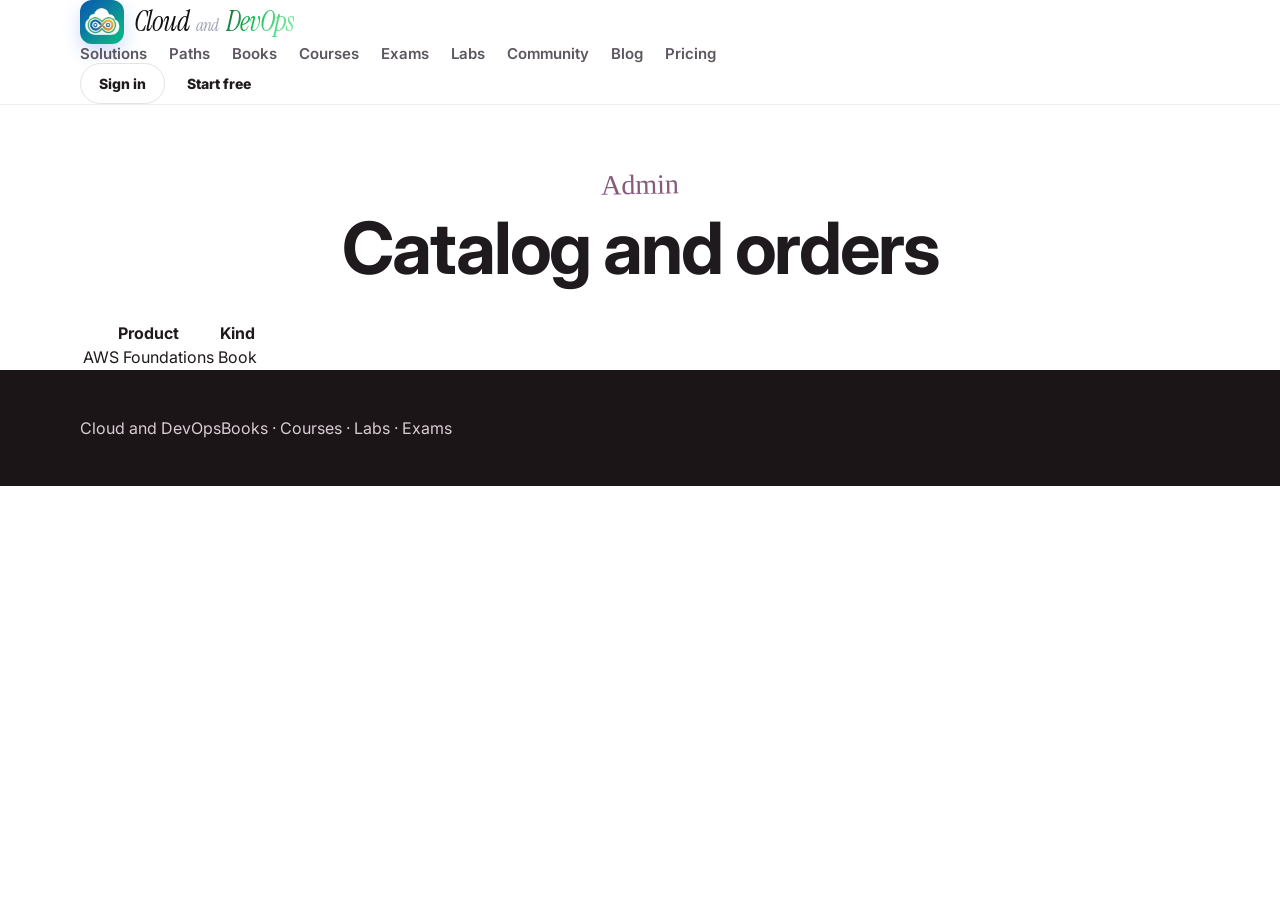
<file: services/web/public/admin.html>
<!doctype html><html lang="en"><head><meta charset="utf-8"><meta name="viewport" content="width=device-width,initial-scale=1">
<title>Admin Portal — Cloud and DevOps</title>
<link rel="preconnect" href="https://fonts.googleapis.com">
<link href="https://fonts.googleapis.com/css2?family=Inter:wght@400;600;700;800&family=Plus+Jakarta+Sans:wght@600;700;800&display=swap" rel="stylesheet">
<link rel="stylesheet" href="assets/app.css"></head><body>

<header class="nav">
  <div class="wrap nav-inner">
    <a class="logo" href="index.html"><img class="brand" src="logos/brand-logo.jpg" alt=""><span class="wordmark"><i>Cloud</i> <b>and</b> <em>DevOps</em></span></a>
    <nav class="links">
      <a href="solutions.html">Solutions</a>
      <a href="paths.html">Paths</a>
      <a href="books.html">Books</a>
      <a href="courses.html">Courses</a>
      <a href="exams.html">Exams</a>
      <a href="labs.html">Labs</a>
      <a href="community.html">Community</a>
      <a href="blog.html">Blog</a>
      <a href="pricing.html">Pricing</a>
    </nav>
    <div class="actions">
      <a class="btn ghost" href="login.html">Sign in</a>
      <a class="btn primary" href="pricing.html">Start free</a>
    </div>
  </div>
</header>
<section class="hero wrap"><p class="kicker">Admin</p><h1>Catalog and orders</h1></section><section class="wrap"><table><tr><th>Product</th><th>Kind</th></tr><tr><td>AWS Foundations</td><td>Book</td></tr></table></section><footer><div class="wrap foot"><span>Cloud and DevOps</span><span>Books · Courses · Labs · Exams</span></div></footer></body></html>
</file>
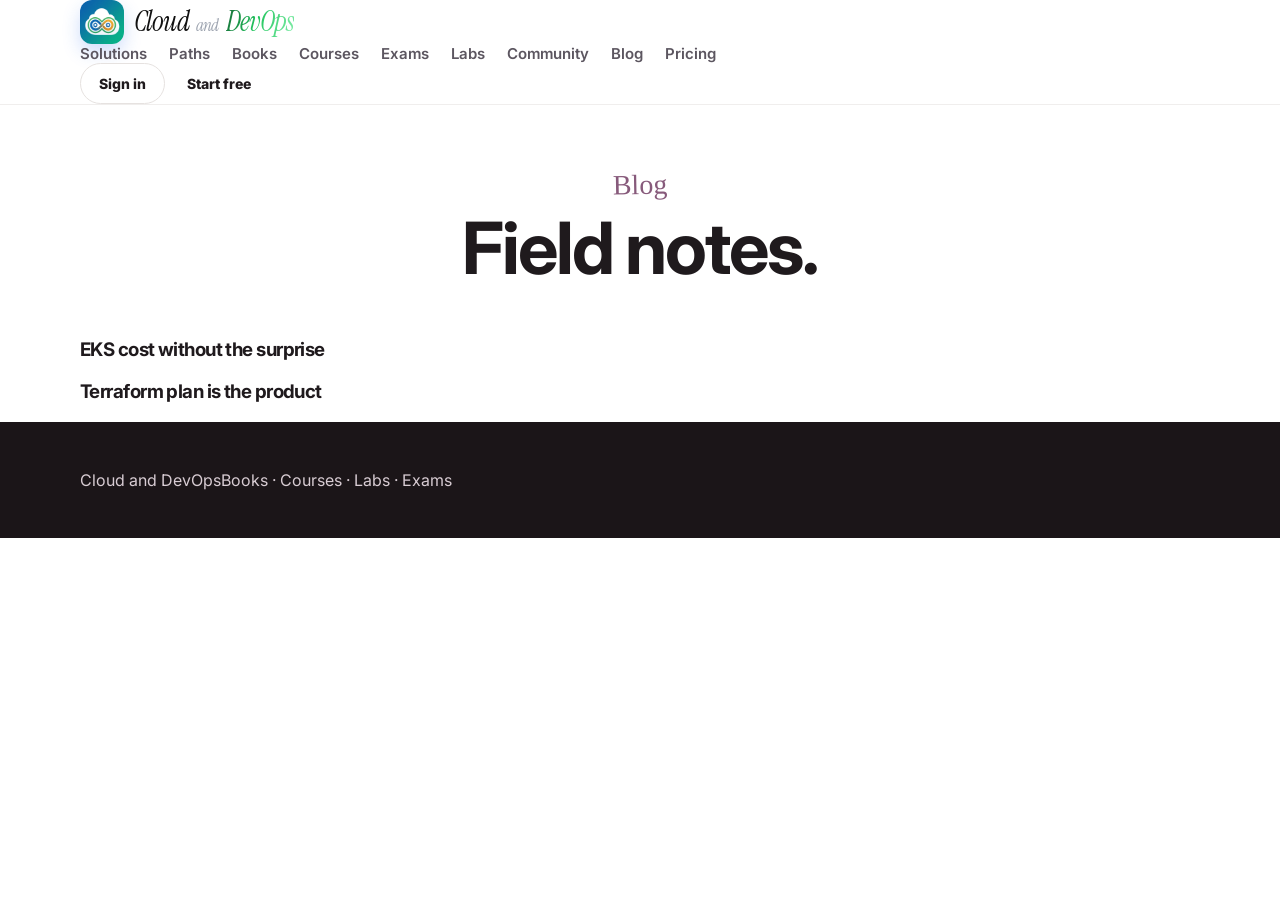
<file: services/web/public/blog.html>
<!doctype html><html lang="en"><head><meta charset="utf-8"><meta name="viewport" content="width=device-width,initial-scale=1">
<title>Blog — Cloud and DevOps</title>
<link rel="preconnect" href="https://fonts.googleapis.com">
<link href="https://fonts.googleapis.com/css2?family=Inter:wght@400;600;700;800&family=Plus+Jakarta+Sans:wght@600;700;800&display=swap" rel="stylesheet">
<link rel="stylesheet" href="assets/app.css"></head><body>

<header class="nav">
  <div class="wrap nav-inner">
    <a class="logo" href="index.html"><img class="brand" src="logos/brand-logo.jpg" alt=""><span class="wordmark"><i>Cloud</i> <b>and</b> <em>DevOps</em></span></a>
    <nav class="links">
      <a href="solutions.html">Solutions</a>
      <a href="paths.html">Paths</a>
      <a href="books.html">Books</a>
      <a href="courses.html">Courses</a>
      <a href="exams.html">Exams</a>
      <a href="labs.html">Labs</a>
      <a href="community.html">Community</a>
      <a href="blog.html">Blog</a>
      <a href="pricing.html">Pricing</a>
    </nav>
    <div class="actions">
      <a class="btn ghost" href="login.html">Sign in</a>
      <a class="btn primary" href="pricing.html">Start free</a>
    </div>
  </div>
</header>
<section class="hero wrap"><p class="kicker">Blog</p><h1>Field notes.</h1></section><section class="wrap grid g2"><div class="card pad"><h3>EKS cost without the surprise</h3></div><div class="card pad"><h3>Terraform plan is the product</h3></div></section><footer><div class="wrap foot"><span>Cloud and DevOps</span><span>Books · Courses · Labs · Exams</span></div></footer></body></html>
</file>
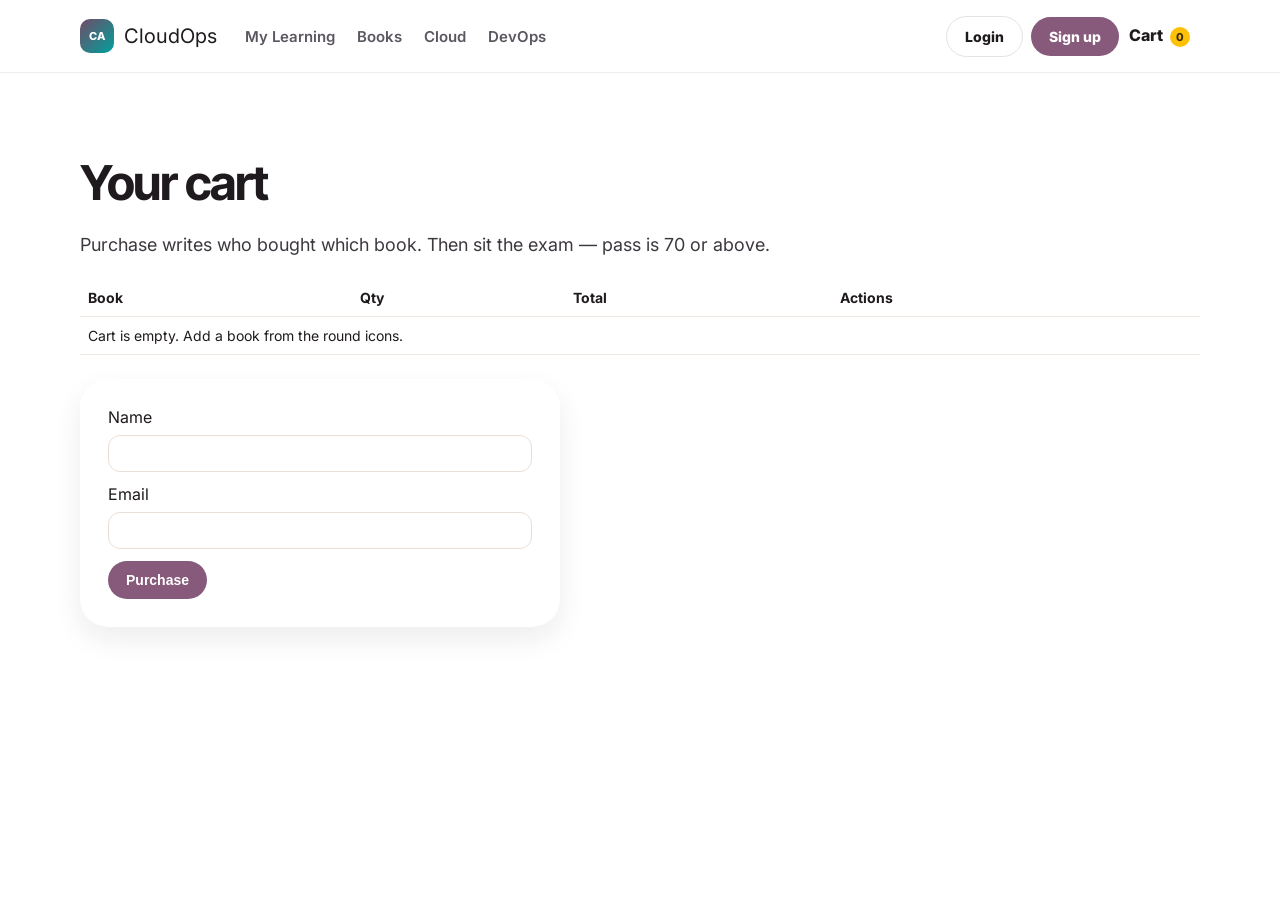
<file: services/web/public/cart.html>
<!doctype html>
<html lang="en">
<head>
  <meta charset="utf-8">
  <meta name="viewport" content="width=device-width, initial-scale=1">
  <title>Cart — CloudOps Academy</title>
  <link rel="stylesheet" href="assets/app.css">
  <link href="https://fonts.googleapis.com/css2?family=Inter+Tight:wght@800&family=Inter:wght@400;600;700&display=swap" rel="stylesheet">
</head>
<body>
  <header class="nav"><div class="wrap nav-in">
    <a class="logo" href="index.html"><span class="mark">CA</span> CloudOps</a>
    <nav class="links">
      <a href="learning.html">My Learning</a>
      <a href="index.html#apps">Books</a>
      <a href="index.html#evolution">Cloud</a>
      <a href="index.html#devops">DevOps</a>
    </nav>
    <div class="nav-actions">
      <span id="auth-slot"></span>
      <a class="cart-link" href="cart.html">Cart <span id="cart-count">0</span></a>
    </div>
  </div></header>
  <section class="story wrap">
    <h2>Your cart</h2>
    <p>Purchase writes who bought which book. Then sit the exam — pass is 70 or above.</p>
    <table class="table"><thead><tr><th>Book</th><th>Qty</th><th>Total</th><th>Actions</th></tr></thead><tbody id="cart-list"></tbody></table>
    <form id="buy-form" class="plan" style="margin-top:24px;max-width:480px">
      <label>Name</label><input name="name" required style="width:100%;margin:8px 0 12px;padding:10px;border-radius:12px;border:1px solid #eadfd8">
      <label>Email</label><input name="email" type="email" required style="width:100%;margin:8px 0 12px;padding:10px;border-radius:12px;border:1px solid #eadfd8">
      <button class="btn plum" type="submit">Purchase</button>
      <p id="buy-note" class="note" style="display:none"></p>
    </form>
  </section>
  <script src="assets/shop.js"></script>
  <script>document.getElementById("buy-form").addEventListener("submit",()=>{document.getElementById("buy-note").style.display="block"})</script>
</body>
</html>
</file>
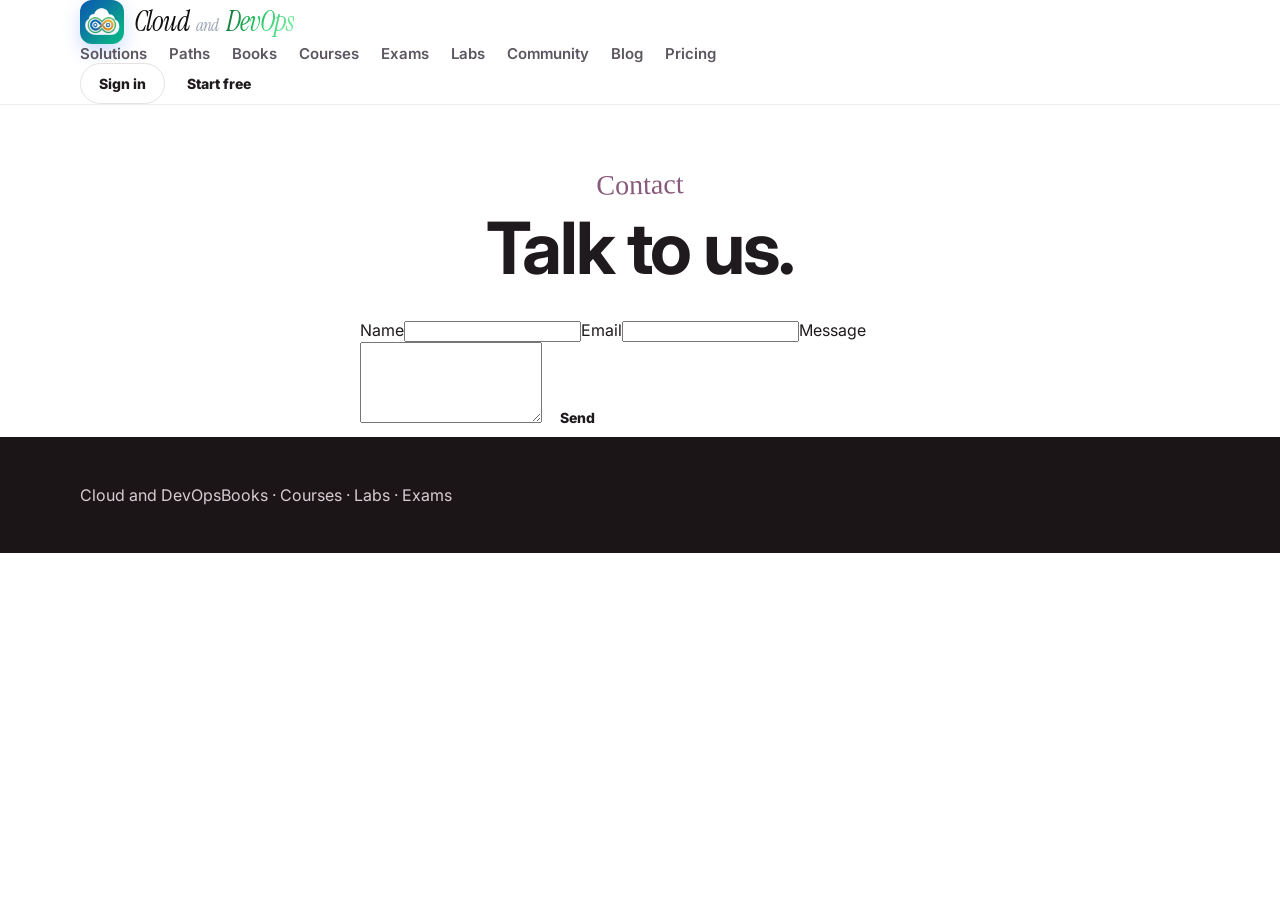
<file: services/web/public/contact.html>
<!doctype html><html lang="en"><head><meta charset="utf-8"><meta name="viewport" content="width=device-width,initial-scale=1">
<title>Contact — Cloud and DevOps</title>
<link rel="preconnect" href="https://fonts.googleapis.com">
<link href="https://fonts.googleapis.com/css2?family=Inter:wght@400;600;700;800&family=Plus+Jakarta+Sans:wght@600;700;800&display=swap" rel="stylesheet">
<link rel="stylesheet" href="assets/app.css"></head><body>

<header class="nav">
  <div class="wrap nav-inner">
    <a class="logo" href="index.html"><img class="brand" src="logos/brand-logo.jpg" alt=""><span class="wordmark"><i>Cloud</i> <b>and</b> <em>DevOps</em></span></a>
    <nav class="links">
      <a href="solutions.html">Solutions</a>
      <a href="paths.html">Paths</a>
      <a href="books.html">Books</a>
      <a href="courses.html">Courses</a>
      <a href="exams.html">Exams</a>
      <a href="labs.html">Labs</a>
      <a href="community.html">Community</a>
      <a href="blog.html">Blog</a>
      <a href="pricing.html">Pricing</a>
    </nav>
    <div class="actions">
      <a class="btn ghost" href="login.html">Sign in</a>
      <a class="btn primary" href="pricing.html">Start free</a>
    </div>
  </div>
</header>
<section class="hero wrap"><p class="kicker">Contact</p><h1>Talk to us.</h1></section><section class="wrap" style="max-width:560px"><form><label>Name</label><input><label>Email</label><input type="email"><label>Message</label><textarea rows="5"></textarea><a class="btn primary" href="index.html">Send</a></form></section><footer><div class="wrap foot"><span>Cloud and DevOps</span><span>Books · Courses · Labs · Exams</span></div></footer></body></html>
</file>
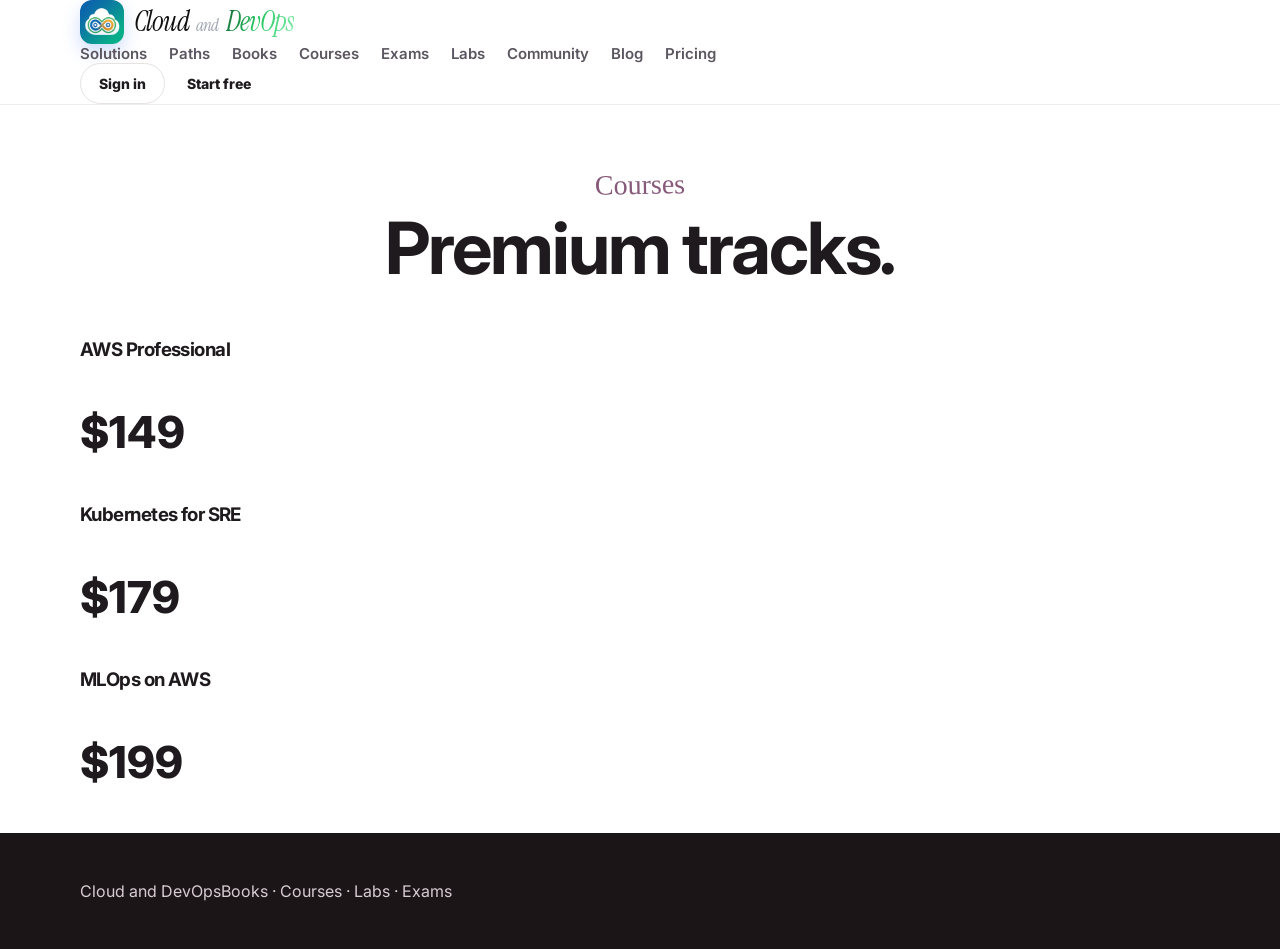
<file: services/web/public/courses.html>
<!doctype html><html lang="en"><head><meta charset="utf-8"><meta name="viewport" content="width=device-width,initial-scale=1">
<title>Courses — Cloud and DevOps</title>
<link rel="preconnect" href="https://fonts.googleapis.com">
<link href="https://fonts.googleapis.com/css2?family=Inter:wght@400;600;700;800&family=Plus+Jakarta+Sans:wght@600;700;800&display=swap" rel="stylesheet">
<link rel="stylesheet" href="assets/app.css"></head><body>

<header class="nav">
  <div class="wrap nav-inner">
    <a class="logo" href="index.html"><img class="brand" src="logos/brand-logo.jpg" alt=""><span class="wordmark"><i>Cloud</i> <b>and</b> <em>DevOps</em></span></a>
    <nav class="links">
      <a href="solutions.html">Solutions</a>
      <a href="paths.html">Paths</a>
      <a href="books.html">Books</a>
      <a href="courses.html">Courses</a>
      <a href="exams.html">Exams</a>
      <a href="labs.html">Labs</a>
      <a href="community.html">Community</a>
      <a href="blog.html">Blog</a>
      <a href="pricing.html">Pricing</a>
    </nav>
    <div class="actions">
      <a class="btn ghost" href="login.html">Sign in</a>
      <a class="btn primary" href="pricing.html">Start free</a>
    </div>
  </div>
</header>
<section class="hero wrap"><p class="kicker">Courses</p><h1>Premium tracks.</h1></section><section class="wrap grid g3"><div class="card pad"><h3>AWS Professional</h3><p class="price">$149</p></div><div class="card pad"><h3>Kubernetes for SRE</h3><p class="price">$179</p></div><div class="card pad"><h3>MLOps on AWS</h3><p class="price">$199</p></div></section><footer><div class="wrap foot"><span>Cloud and DevOps</span><span>Books · Courses · Labs · Exams</span></div></footer></body></html>
</file>
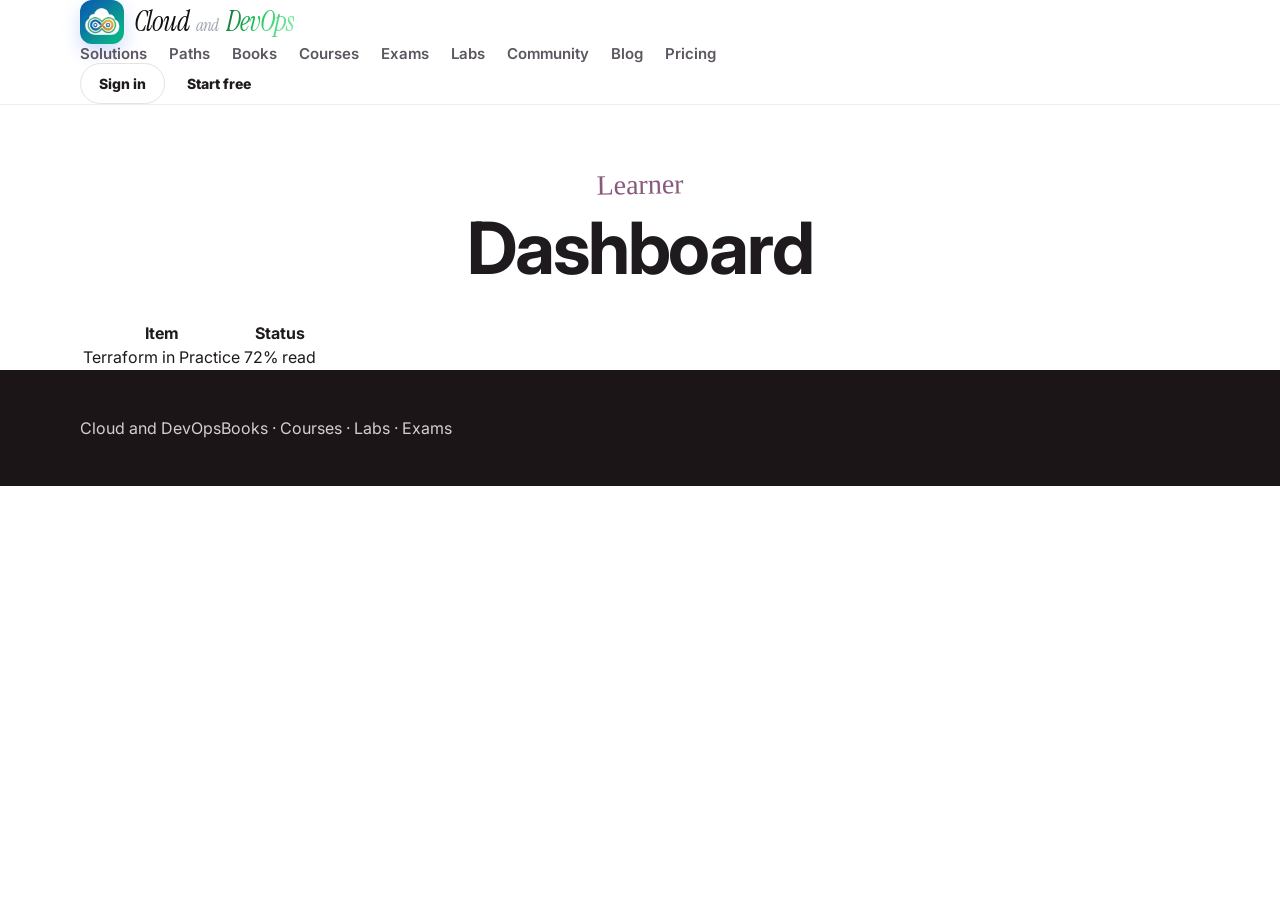
<file: services/web/public/dashboard.html>
<!doctype html><html lang="en"><head><meta charset="utf-8"><meta name="viewport" content="width=device-width,initial-scale=1">
<title>Dashboard — Cloud and DevOps</title>
<link rel="preconnect" href="https://fonts.googleapis.com">
<link href="https://fonts.googleapis.com/css2?family=Inter:wght@400;600;700;800&family=Plus+Jakarta+Sans:wght@600;700;800&display=swap" rel="stylesheet">
<link rel="stylesheet" href="assets/app.css"></head><body>

<header class="nav">
  <div class="wrap nav-inner">
    <a class="logo" href="index.html"><img class="brand" src="logos/brand-logo.jpg" alt=""><span class="wordmark"><i>Cloud</i> <b>and</b> <em>DevOps</em></span></a>
    <nav class="links">
      <a href="solutions.html">Solutions</a>
      <a href="paths.html">Paths</a>
      <a href="books.html">Books</a>
      <a href="courses.html">Courses</a>
      <a href="exams.html">Exams</a>
      <a href="labs.html">Labs</a>
      <a href="community.html">Community</a>
      <a href="blog.html">Blog</a>
      <a href="pricing.html">Pricing</a>
    </nav>
    <div class="actions">
      <a class="btn ghost" href="login.html">Sign in</a>
      <a class="btn primary" href="pricing.html">Start free</a>
    </div>
  </div>
</header>
<section class="hero wrap"><p class="kicker">Learner</p><h1>Dashboard</h1></section><section class="wrap"><table><tr><th>Item</th><th>Status</th></tr><tr><td>Terraform in Practice</td><td>72% read</td></tr></table></section><footer><div class="wrap foot"><span>Cloud and DevOps</span><span>Books · Courses · Labs · Exams</span></div></footer></body></html>
</file>
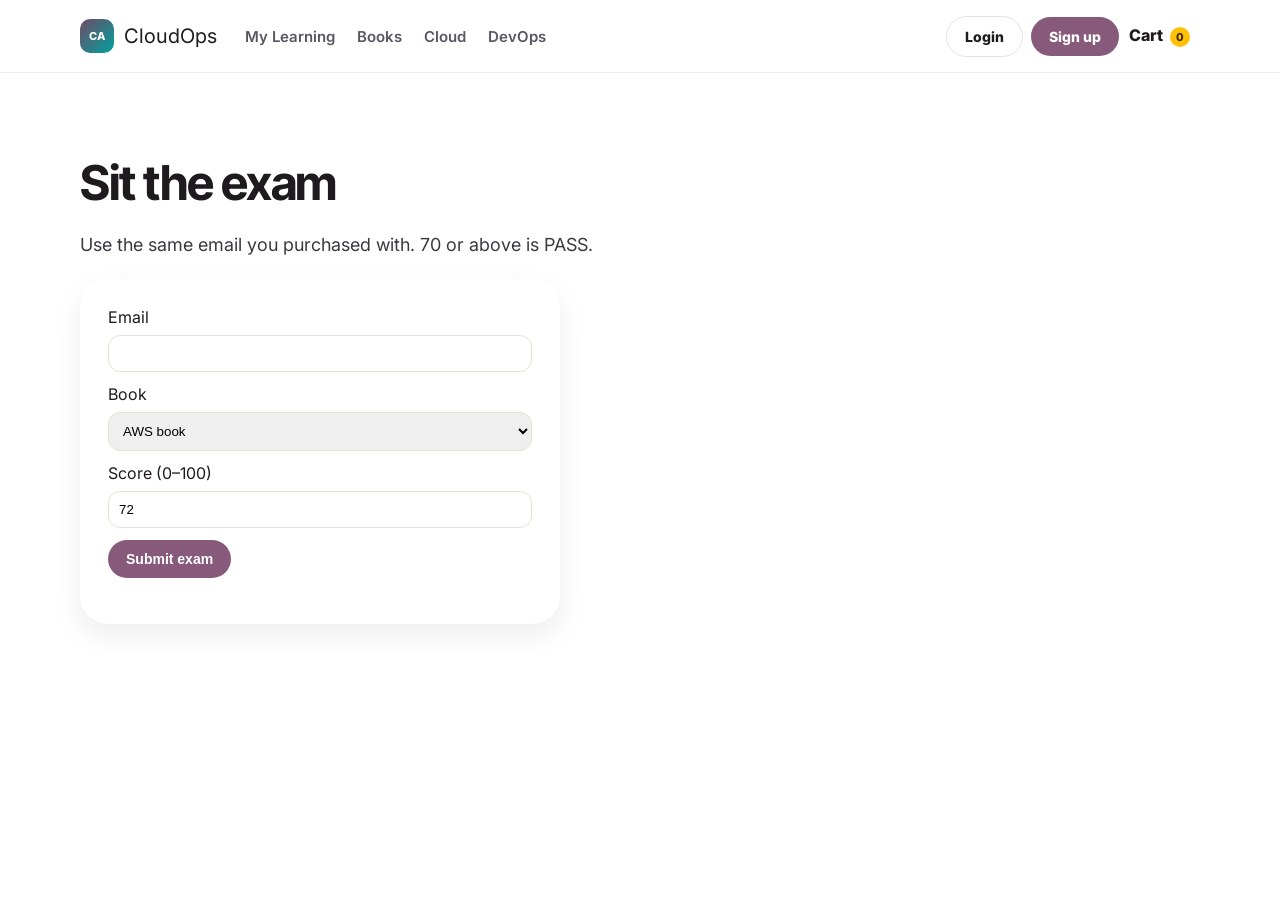
<file: services/web/public/exam.html>
<!doctype html>
<html lang="en">
<head>
  <meta charset="utf-8">
  <meta name="viewport" content="width=device-width, initial-scale=1">
  <title>Exam — CloudOps Academy</title>
  <link rel="stylesheet" href="assets/app.css">
  <link href="https://fonts.googleapis.com/css2?family=Inter+Tight:wght@800&family=Inter:wght@400;600;700&display=swap" rel="stylesheet">
</head>
<body>
  <header class="nav"><div class="wrap nav-in">
    <a class="logo" href="index.html"><span class="mark">CA</span> CloudOps</a>
    <nav class="links">
      <a href="learning.html">My Learning</a>
      <a href="index.html#apps">Books</a>
      <a href="index.html#evolution">Cloud</a>
      <a href="index.html#devops">DevOps</a>
    </nav>
    <div class="nav-actions">
      <span id="auth-slot"></span>
      <a class="cart-link" href="cart.html">Cart <span id="cart-count">0</span></a>
    </div>
  </div></header>
  <section class="story wrap">
    <h2>Sit the exam</h2>
    <p>Use the same email you purchased with. 70 or above is PASS.</p>
    <form id="exam-form" class="plan" style="max-width:480px">
      <label>Email</label><input name="email" type="email" required style="width:100%;margin:8px 0 12px;padding:10px;border-radius:12px;border:1px solid #eadfd8">
      <label>Book</label><select name="book_id" style="width:100%;margin:8px 0 12px;padding:10px;border-radius:12px;border:1px solid #eadfd8"></select>
      <label>Score (0–100)</label><input name="score" type="number" min="0" max="100" value="72" required style="width:100%;margin:8px 0 12px;padding:10px;border-radius:12px;border:1px solid #eadfd8">
      <button class="btn plum" type="submit">Submit exam</button>
      <p id="exam-note"></p>
    </form>
  </section>
  <script src="assets/shop.js"></script>
</body>
</html>
</file>
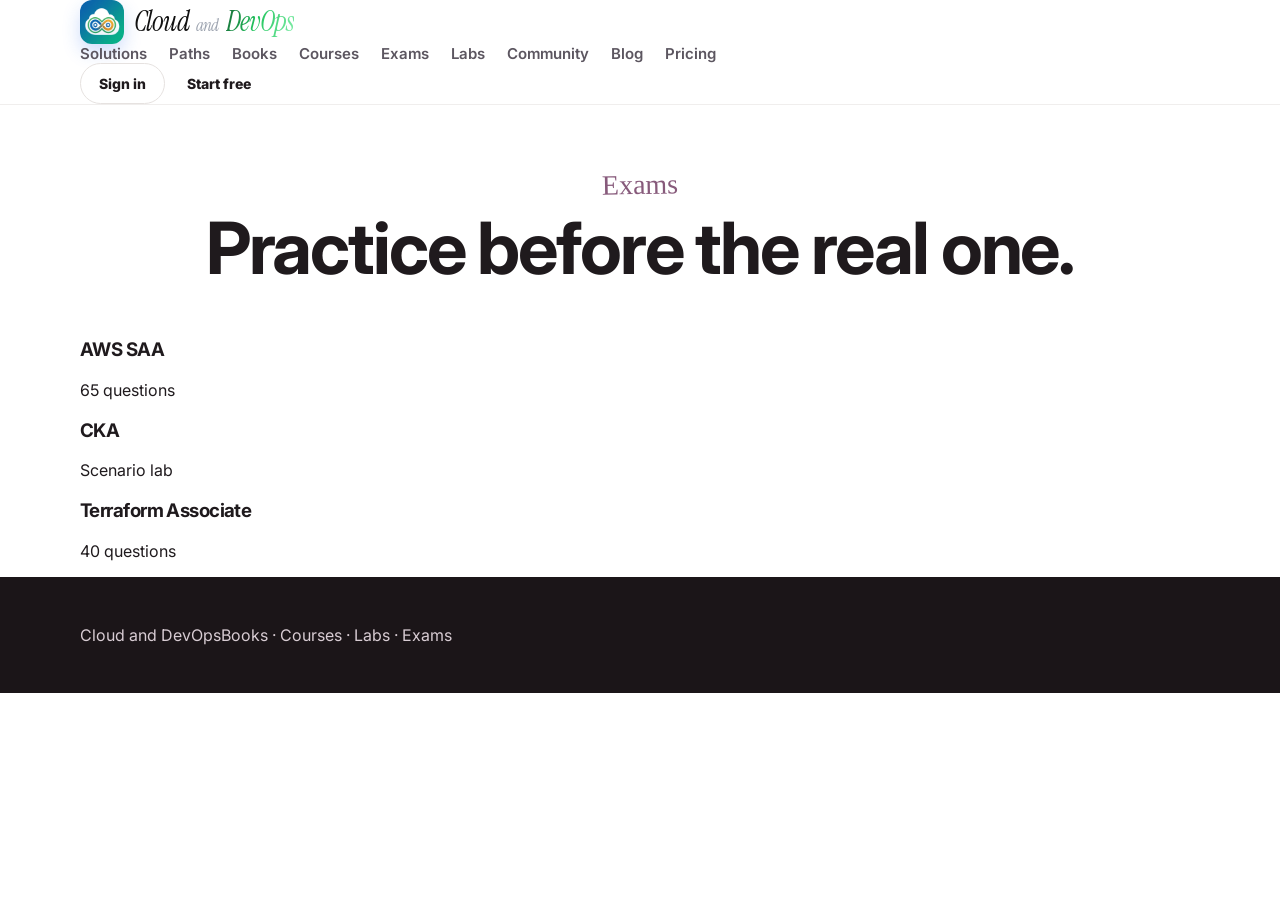
<file: services/web/public/exams.html>
<!doctype html><html lang="en"><head><meta charset="utf-8"><meta name="viewport" content="width=device-width,initial-scale=1">
<title>Exams — Cloud and DevOps</title>
<link rel="preconnect" href="https://fonts.googleapis.com">
<link href="https://fonts.googleapis.com/css2?family=Inter:wght@400;600;700;800&family=Plus+Jakarta+Sans:wght@600;700;800&display=swap" rel="stylesheet">
<link rel="stylesheet" href="assets/app.css"></head><body>

<header class="nav">
  <div class="wrap nav-inner">
    <a class="logo" href="index.html"><img class="brand" src="logos/brand-logo.jpg" alt=""><span class="wordmark"><i>Cloud</i> <b>and</b> <em>DevOps</em></span></a>
    <nav class="links">
      <a href="solutions.html">Solutions</a>
      <a href="paths.html">Paths</a>
      <a href="books.html">Books</a>
      <a href="courses.html">Courses</a>
      <a href="exams.html">Exams</a>
      <a href="labs.html">Labs</a>
      <a href="community.html">Community</a>
      <a href="blog.html">Blog</a>
      <a href="pricing.html">Pricing</a>
    </nav>
    <div class="actions">
      <a class="btn ghost" href="login.html">Sign in</a>
      <a class="btn primary" href="pricing.html">Start free</a>
    </div>
  </div>
</header>
<section class="hero wrap"><p class="kicker">Exams</p><h1>Practice before the real one.</h1></section><section class="wrap grid g3"><div class="card pad"><h3>AWS SAA</h3><p>65 questions</p></div><div class="card pad"><h3>CKA</h3><p>Scenario lab</p></div><div class="card pad"><h3>Terraform Associate</h3><p>40 questions</p></div></section><footer><div class="wrap foot"><span>Cloud and DevOps</span><span>Books · Courses · Labs · Exams</span></div></footer></body></html>
</file>
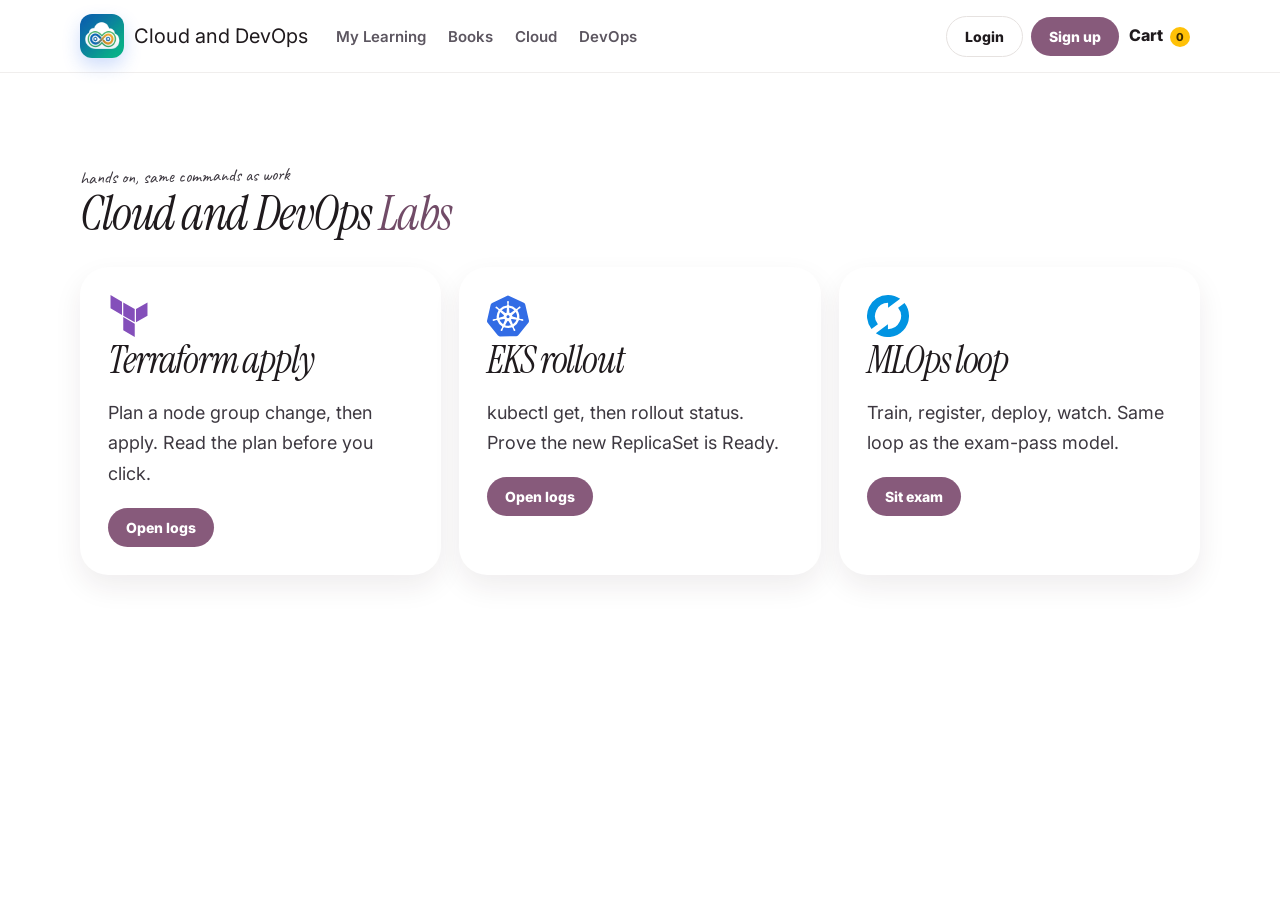
<file: services/web/public/labs.html>
<!doctype html>
<html lang="en">
<head>
  <meta charset="utf-8">
  <meta name="viewport" content="width=device-width, initial-scale=1">
  <title>Labs — Cloud and DevOps</title>
  <link href="https://fonts.googleapis.com/css2?family=Caveat:wght@700&family=Instrument+Serif:ital@1&family=Inter+Tight:wght@800&family=Inter:wght@400;600;700&display=swap" rel="stylesheet">
  <link rel="stylesheet" href="assets/app.css">
</head>
<body>
  <header class="nav"><div class="wrap nav-in">
    <a class="logo" href="index.html"><img class="brand" src="logos/brand-logo.jpg" alt=""> Cloud and DevOps</a>
    <nav class="links">
      <a href="learning.html">My Learning</a>
      <a href="index.html#apps">Books</a>
      <a href="index.html#evolution">Cloud</a>
      <a href="index.html#devops">DevOps</a>
    </nav>
    <div class="nav-actions">
      <span id="auth-slot"></span>
      <a class="cart-link" href="cart.html">Cart <span id="cart-count">0</span></a>
    </div>
  </div></header>
  <section class="story wrap">
    <p class="kicker">hands on, same commands as work</p>
    <h2 class="display">Cloud and DevOps <em>Labs</em></h2>
    <div class="era-grid" style="margin-top:28px">
      <article class="plan"><img src="logos/terraform.svg" alt="" style="width:42px;height:42px"><h3 class="display sm">Terraform apply</h3><p>Plan a node group change, then apply. Read the plan before you click.</p><a class="btn plum" href="index.html#logs">Open logs</a></article>
      <article class="plan"><img src="logos/kubernetes.svg" alt="" style="width:42px;height:42px"><h3 class="display sm">EKS rollout</h3><p>kubectl get, then rollout status. Prove the new ReplicaSet is Ready.</p><a class="btn plum" href="index.html#logs">Open logs</a></article>
      <article class="plan"><img src="logos/mlflow.svg" alt="" style="width:42px;height:42px"><h3 class="display sm">MLOps loop</h3><p>Train, register, deploy, watch. Same loop as the exam-pass model.</p><a class="btn plum" href="exam.html">Sit exam</a></article>
    </div>
  </section>
  <script src="assets/shop.js"></script>
</body>
</html>
</file>
<file: services/web/public/assets/app.css>
@import url("https://fonts.googleapis.com/css2?family=Allura&family=Great+Vibes&family=Instrument+Serif:ital@0;1&family=Pacifico&display=swap");
:root {
  --plum: #714b67;
  --teal: #00a09d;
  --sun: #ffc107;
  --sky: #5b8def;
  --ink: #1f1a1d;
  --mute: #5f5660;
  --font: Inter, sans-serif;
  --tight: "Inter Tight", Inter, sans-serif;
  --serif: "Instrument Serif", "Times New Roman", serif;
  --hand: Caveat, Kalam, cursive;
}
* { box-sizing: border-box; }
html { scroll-behavior: smooth; }
body {
  margin: 0;
  color: var(--ink);
  font-family: var(--font);
  background: #fff;
}
.platform-proof {
  padding: 72px 0;
  color: #fff;
  background:
    radial-gradient(circle at 15% 20%, rgba(0,160,157,.3), transparent 30%),
    radial-gradient(circle at 85% 80%, rgba(135,90,123,.35), transparent 34%),
    linear-gradient(135deg, #17121a, #2d1f2b 55%, #103a3b);
}
.platform-proof .display { max-width: 820px; margin: 8px 0 14px; }
.platform-proof .display em { color: #72e5dc; }
.platform-lead { max-width: 780px; color: #e8e1e7; line-height: 1.75; }
.platform-grid { display: grid; grid-template-columns: repeat(4, 1fr); gap: 16px; margin-top: 32px; }
.platform-grid article { padding: 22px; border: 1px solid rgba(255,255,255,.16); border-radius: 20px; background: rgba(255,255,255,.08); backdrop-filter: blur(8px); }
.platform-grid strong { display: block; color: #ffc107; font-size: 34px; }
.platform-grid span { display: block; margin: 5px 0; font-weight: 800; }
.platform-grid small { color: #cec3cc; line-height: 1.45; }
.platform-flow { display: flex; flex-wrap: wrap; align-items: center; justify-content: center; gap: 12px; margin-top: 28px; padding: 18px; border-radius: 18px; background: rgba(255,255,255,.07); }
.platform-flow span { padding: 9px 14px; border-radius: 999px; background: #fff; color: #33242f; font-weight: 800; }
.platform-flow b { color: #72e5dc; }
a { color: inherit; text-decoration: none; }
h1,h2,h3 { font-family: var(--tight); letter-spacing: -.03em; }
.hand { font-family: var(--hand); }
.wrap { width: min(1120px, calc(100% - 40px)); margin: 0 auto; }
.nav {
  position: sticky; top: 0; z-index: 40;
  background: #fff;
  border-bottom: 1px solid #f0eeed;
}
.nav-in { display: flex; align-items: center; gap: 28px; min-height: 72px; }
.logo { display: flex; align-items: center; gap: 10px; font-weight: 400; font-size: 20px; white-space: nowrap; }
.logo .brand {
  width: 44px; height: 44px; border-radius: 12px; object-fit: cover;
  box-shadow: 0 8px 18px rgba(37,99,235,.22);
}
.wordmark {
  font-family: "Instrument Serif", Georgia, serif;
  font-style: italic;
  font-size: 28px;
  letter-spacing: -.03em;
  line-height: 1;
}
.wordmark i { font-style: italic; color: #111; font-weight: 400; }
.wordmark b {
  font-style: italic; font-weight: 400; color: #9ca3af;
  font-size: .62em; margin: 0 3px;
}
.wordmark em {
  font-style: italic;
  font-weight: 400;
  background: linear-gradient(110deg, #166534 0%, #22c55e 46%, #86efac 100%);
  -webkit-background-clip: text;
  background-clip: text;
  color: transparent;
}
.wordmark.on-dark i { color: #fff; }
.wordmark.on-dark b { color: #d1d5db; }
.mark {
  width: 34px; height: 34px; border-radius: 10px;
  background: linear-gradient(135deg, var(--plum), var(--teal));
  color: #fff; display: grid; place-items: center; font-size: 11px; font-weight: 800;
}
.learn-hub { display: grid; grid-template-columns: repeat(5, 1fr); gap: 12px; margin: 22px 0 36px; }
.learn-hub .plan { padding: 18px; }
.learn-hub b { display: block; font-size: 16px; margin-bottom: 6px; }
.cert-grid { display: grid; grid-template-columns: 1fr; gap: 36px; margin-top: 24px; max-width: 1040px; }
.cert {
  position: relative; overflow: hidden;
  border-radius: 4px;
  aspect-ratio: 16 / 10;
  padding: 4.8% 7% 3.4% 9.5%;
  background:
    radial-gradient(120% 80% at 88% 0%, rgba(26,208,220,.18), transparent 42%),
    linear-gradient(165deg, #012f39 0%, #013844 28%, #014d56 62%, #02616c 100%);
  color: #fff;
  box-shadow: 0 32px 64px rgba(1, 28, 34, .45);
}
.cert-frame {
  position: absolute; inset: 14px;
  border: 1px solid rgba(255,255,255,.55);
  pointer-events: none; z-index: 3;
}
.cert-frame::before {
  content: "";
  position: absolute; inset: 6px;
  border: 1px solid rgba(255,255,255,.22);
}
.cert-banner {
  position: absolute; left: 0; top: 0; bottom: 0; width: 46px; z-index: 4;
  background: linear-gradient(180deg, #5eead4 0%, #14b8c6 38%, #0e7490 100%);
  color: #fff;
  display: flex; align-items: center; justify-content: center;
  writing-mode: vertical-rl; transform: rotate(180deg);
  letter-spacing: .38em; font-size: 10px; font-weight: 800;
}
.cert-rays {
  position: absolute; right: -12%; top: 11%;
  width: 78%; height: 0; pointer-events: none; z-index: 0;
}
.cert-rays::before, .cert-rays::after {
  content: "";
  position: absolute; right: 0; width: 100%;
  transform: rotate(-12deg);
  transform-origin: right center;
}
.cert-rays::before { top: 0; height: 52px; background: #2ee4ef; }
.cert-rays::after { top: 64px; height: 18px; background: #13b8c4; box-shadow: 0 28px 0 0 rgba(103,232,249,.35); }
.cert-brand {
  position: relative; z-index: 2; margin: 0 0 10px;
  font-family: "Instrument Serif", Georgia, serif;
  font-style: italic; font-size: 18px; letter-spacing: .04em;
}
.cert-brand i { font-style: italic; color: #fff; }
.cert-brand em { font-style: italic; color: #86efac; }
.cert-title {
  position: relative; z-index: 2; margin: 0;
  font-family: Inter, sans-serif;
  font-size: clamp(32px, 4.6vw, 52px);
  font-weight: 800; letter-spacing: .08em;
  line-height: .92; color: #fff;
}
.cert-title span {
  display: block; margin-top: 8px;
  font-size: .3em; letter-spacing: .42em; font-weight: 700; color: #fff;
}
.cert-seal {
  position: absolute; left: 10.5%; top: 34%; z-index: 2;
  width: 102px; height: 102px; border-radius: 50%;
  background:
    radial-gradient(circle at 32% 28%, #fff 0%, #e8eaed 46%, #c5ccd3 78%, #fff 100%);
  color: #16324a;
  display: grid; place-items: center;
  text-align: center; font-weight: 800; line-height: 1.05;
  font-size: 11px; letter-spacing: .08em;
  box-shadow:
    0 0 0 6px rgba(255,255,255,.18),
    0 10px 22px rgba(0,0,0,.28);
}
.cert-seal i {
  position: absolute; left: 50%; top: 86%;
  width: 11px; height: 38px; margin-left: -24px;
  background: linear-gradient(#f8fafc, #94a3b8);
  clip-path: polygon(0 0, 100% 0, 70% 100%, 30% 100%);
  transform: rotate(18deg);
}
.cert-seal i::after {
  content: "";
  position: absolute; left: 28px; top: 0; width: 11px; height: 38px;
  background: linear-gradient(#f8fafc, #94a3b8);
  clip-path: polygon(0 0, 100% 0, 70% 100%, 30% 100%);
  transform: rotate(-36deg);
}
.cert-seal b { display: block; font-size: 13px; letter-spacing: .1em; }
.cert-given, .cert-name, .cert-why, .cert-wish, .cert-foot, .cert-foot span, .cert-why em, .cert-serial {
  position: relative; z-index: 2; color: #fff;
}
.cert-given {
  margin: 7.5% 0 0; text-align: center;
  letter-spacing: .42em; font-size: 11px; font-weight: 800;
}
.cert-name {
  margin: 6px auto 0; text-align: center; width: 78%;
  font-family: "Great Vibes", Allura, Pacifico, Caveat, cursive;
  font-style: italic;
  font-weight: 400;
  font-size: clamp(76px, 11.5vw, 128px);
  letter-spacing: .03em;
  line-height: 1.18;
  border-bottom: 1px solid rgba(255,255,255,.88);
  padding: 4px 12px 10px;
  transform: rotate(-1.6deg);
  text-shadow: 0 8px 22px rgba(0, 16, 20, .28);
  white-space: nowrap;
}
.cert-why {
  text-align: center; max-width: 58%; margin: 12px auto 0;
  font-size: 14px; line-height: 1.65; font-weight: 400;
  color: rgba(255,255,255,.94);
}
.cert-why em {
  font-family: "Instrument Serif", Georgia, serif;
  font-style: italic; font-weight: 400; color: #fff;
}
.cert-wish {
  text-align: center;
  font-family: "Great Vibes", "Instrument Serif", Georgia, serif;
  font-style: italic;
  font-size: clamp(30px, 3.6vw, 42px);
  margin: 10px 0 5.5%;
  letter-spacing: .01em;
}
.cert-foot {
  display: flex; justify-content: space-around; align-items: flex-end;
  text-align: center; font-size: 10px; letter-spacing: .22em; font-weight: 800;
}
.cert-foot em {
  display: block;
  font-family: "Instrument Serif", Georgia, serif;
  font-style: italic;
  font-size: 17px; letter-spacing: 0; font-weight: 400;
  margin-bottom: 7px;
  padding-bottom: 6px;
  border-bottom: 1px solid rgba(255,255,255,.55);
  min-width: 140px;
}
.cert-foot em.sign {
  font-family: "Great Vibes", "Instrument Serif", Georgia, serif;
  font-size: 28px; line-height: 1;
  border-bottom-color: rgba(255,255,255,.75);
}
.cert-serial {
  margin: 14px 0 0;
  text-align: center;
  font-size: 10px;
  letter-spacing: .28em;
  font-weight: 700;
  color: rgba(255,255,255,.72);
}
.thread { background: #fff; border-radius: 22px; padding: 18px 20px; margin: 12px 0; box-shadow: 0 10px 24px rgba(17,24,39,.06); }
.logo-stage {
  display: grid; grid-template-columns: 1fr 1fr; gap: 22px; margin-top: 36px;
}
.logo-stage figure { margin: 0; background: #fff; border-radius: 28px; padding: 18px; box-shadow: 0 18px 40px rgba(17,24,39,.08); }
.logo-stage img { width: 100%; height: auto; display: block; border-radius: 16px; }
.logo-stage .kicker { margin: 12px 0 0; text-align: center; }
.links { display: flex; gap: 22px; flex: 1; }
.links a { color: #5c5660; font-weight: 600; font-size: 15px; }
.btn {
  border: 0; border-radius: 999px; padding: 11px 18px; font-weight: 800;
  display: inline-block; font-size: 14px;
}
.btn.plum { background: #875a7b; color: #fff; }
.btn.ghost { background: #fff; border: 1px solid #e6e2e0; }
.hero {
  text-align: center; padding: 64px 0 28px;
}
.hero h1 {
  font-size: clamp(44px, 7vw, 72px); line-height: .98; margin: 12px 0 8px;
}
.hero-hand {
  font-family: Caveat, Kalam, cursive;
  font-weight: 700;
  font-size: clamp(52px, 8.4vw, 96px);
  line-height: .92;
  letter-spacing: -.01em;
  margin: 8px 0 4px;
  transform: rotate(-1.4deg);
  color: #1b1518;
}
.hero-hand em {
  font-style: normal;
  color: #875a7b;
}
.hero-sub { font-size: 42px; margin: 10px 0 0; color: #714b67; }
.mark-sun { background: linear-gradient(#ffe566,#ffe566); background-repeat: no-repeat; background-size: 100% 32%; background-position: 0 78%; }
.nav-actions { display: flex; align-items: center; gap: 10px; flex-wrap: wrap; justify-content: flex-end; }
#auth-slot { display: flex; align-items: center; gap: 8px; }
.who { font-weight: 800; color: #714b67; font-size: 14px; }
.auth-card { max-width: 440px; margin: 0 auto; }
.field { width: 100%; margin: 8px 0 14px; padding: 12px 14px; border-radius: 14px; border: 1px solid #eadfd8; font: inherit; }
.auth-switch { margin-top: 16px; color: var(--mute); }
.mark-sky { border-bottom: 6px solid #5b8def; }
.lead { max-width: 680px; margin: 14px auto 0; color: var(--mute); font-size: 18px; line-height: 1.55; }
.apps {
  background: #f6f7f9;
  padding: 48px 0 72px;
  border-radius: 80px 80px 0 0;
}
.wall {
  display: grid;
  grid-template-columns: repeat(6, 1fr);
  gap: 28px 16px;
  text-align: center;
}
.tile { color: var(--ink); }
.ico {
  width: 86px; height: 86px; margin: 0 auto 10px;
  background: #fff; border-radius: 50%;
  box-shadow: 0 10px 24px rgba(17,24,39,.08);
  display: grid; place-items: center;
}
.ico svg, .ico img { width: 42px; height: 42px; object-fit: contain; }
.tile .ico { transition: transform .18s ease, box-shadow .18s ease; }
.tile:hover .ico { transform: translateY(-6px); box-shadow: 0 16px 28px rgba(17,24,39,.14); }
.tile:hover .ico img { transform: none; }
.tile b { display: block; font-size: 13px; font-weight: 600; color: #3f3a3d; }
.mini {
  display: flex; justify-content: center; gap: 6px; margin-top: 8px; flex-wrap: wrap;
}
.mini button {
  border: 0; border-radius: 999px; padding: 6px 10px; font-size: 11px; font-weight: 800;
  cursor: pointer; background: #fff; color: #714b67; box-shadow: 0 4px 10px rgba(17,24,39,.08);
}
.mini button.buy { background: #875a7b; color: #fff; }
.cart-link { font-weight: 800; margin-right: 10px; }
.cart-link span {
  display: inline-grid; place-items: center; min-width: 20px; height: 20px;
  border-radius: 999px; background: #ffc107; color: #3d2c00; font-size: 11px; margin-left: 4px;
}
.log-grid { display: grid; grid-template-columns: 1fr 1fr; gap: 18px; margin-top: 24px; }
.log {
  background: #1b1518; color: #e8dce3; border-radius: 28px; padding: 20px 22px;
  font-family: ui-monospace, SFMono-Regular, Menlo, monospace; font-size: 13px; line-height: 1.55;
  overflow-x: auto;
}
.log h3 { font-family: var(--tight); color: #ffc107; margin: 0 0 10px; font-size: 16px; }
.table { width: 100%; border-collapse: collapse; }
.table th, .table td { text-align: left; padding: 10px 8px; border-bottom: 1px solid #efe7e2; font-size: 14px; }
.cart-actions { display: flex; align-items: center; gap: 6px; flex-wrap: wrap; }
.cart-actions button {
  border: 0; border-radius: 999px; padding: 6px 10px; cursor: pointer;
  background: #f1e8ee; color: #714b67; font-weight: 800;
}
.cart-actions button.remove { background: #fee2e2; color: #991b1b; }
.pass { color: #0f766e; font-weight: 800; }
.fail { color: #b45309; font-weight: 800; }
.note { background: #e7f8ee; border-radius: 16px; padding: 12px 14px; margin: 16px 0; }
.story { padding: 80px 0; }
.story h2 { font-size: clamp(34px, 4vw, 48px); margin: 0 0 16px; }
.kicker {
  font-family: var(--hand);
  font-size: 28px;
  color: #875a7b;
  margin: 0 0 6px;
  transform: rotate(-1deg);
}
.kicker.light { color: #ffc107; }
.display {
  font-family: var(--serif);
  font-weight: 400;
  font-style: italic;
  letter-spacing: -.03em;
  font-size: clamp(40px, 5.4vw, 68px);
  line-height: 1.02;
  margin: 0 0 18px;
}
.display.sm { font-size: clamp(28px, 3vw, 40px); margin: 0 0 14px; }
.display em { font-style: italic; color: #714b67; }
.grad {
  font-style: italic;
  background: linear-gradient(120deg, #714b67 0%, #5b8def 48%, #00a09d 100%);
  -webkit-background-clip: text;
  background-clip: text;
  color: transparent;
}
.grad.light {
  background: linear-gradient(120deg, #ffe566, #7dd3fc, #c4b5fd);
  -webkit-background-clip: text;
  background-clip: text;
  color: transparent;
}
.evo { padding: 40px 0 80px; background: linear-gradient(180deg, #0b1020 0%, #15101c 55%, #fff 100%); position: relative; overflow: hidden; }
.cloud-orb {
  position: absolute; border-radius: 50%; pointer-events: none;
  filter: blur(8px); opacity: .28; animation: drift 16s ease-in-out infinite;
}
.cloud-orb.o1 { width: 180px; height: 80px; background: #67e8f9; top: 80px; left: 6%; }
.cloud-orb.o2 { width: 220px; height: 90px; background: #c4b5fd; top: 220px; right: 8%; animation-delay: -6s; }
.cloud-orb.o3 { width: 140px; height: 60px; background: #fbbf24; top: 420px; left: 40%; animation-delay: -11s; }
@keyframes drift {
  0%,100% { transform: translateY(0) translateX(0); }
  50% { transform: translateY(-18px) translateX(14px); }
}
.evo-head { text-align: center; padding: 36px 0 10px; }
.evo-head .display, .evo-head .display em { color: #f7f2ee; }
.evo-head .kicker { color: #ffc107; }
.evo-note { font-size: 34px; color: #d8ccd3; margin: 0 0 18px; }
.pano {
  width: min(1280px, calc(100% - 32px));
  margin: 10px auto 36px;
  position: relative;
}
.pano img {
  width: 100%; height: min(62vw, 560px); object-fit: cover;
  border-radius: 36px;
  box-shadow: 0 40px 80px rgba(0,0,0,.45);
}
.pano figcaption {
  display: flex; justify-content: space-between;
  color: #d8ccd3; font-size: 13px; font-weight: 700;
  margin-top: 12px; letter-spacing: .04em; text-transform: uppercase;
}
.era-grid { display: grid; grid-template-columns: repeat(3, 1fr); gap: 18px; margin: 28px auto 56px; }
.era-card {
  border-radius: 28px; overflow: hidden;
  box-shadow: 0 24px 48px rgba(0,0,0,.22);
  min-height: 420px; position: relative; color: #fff;
}
.era-card > img { position: absolute; inset: 0; width: 100%; height: 100%; object-fit: cover; }
.era-card > div { position: relative; z-index: 1; padding: 24px 22px; background: linear-gradient(180deg, transparent 28%, rgba(0,0,0,.82)); min-height: 420px; display: flex; flex-direction: column; justify-content: flex-end; }
.era-card h3 { font-family: var(--serif); font-style: italic; font-size: 32px; margin: 0 0 10px; }
.era-card ul { margin: 0; padding-left: 18px; }
.era-card li { font-size: 15px; line-height: 1.55; color: #f3e9ef; }
.era-card.past { outline: 2px solid #c2410c; }
.era-card.now { outline: 2px solid #ff9900; }
.era-card.next { outline: 2px solid #22d3ee; }
.now-logos {
  position: absolute; top: 16px; left: 16px; right: 16px; z-index: 2;
  display: grid; grid-template-columns: repeat(4, 1fr); gap: 8px;
}
.now-logos img {
  position: static; width: 48px; height: 48px; padding: 8px;
  background: #fff; border-radius: 50%;
  box-shadow: 0 8px 16px rgba(0,0,0,.2); object-fit: contain;
}
.arch {
  width: min(1280px, calc(100% - 32px));
  margin: 12px auto 0;
  position: relative;
  border-radius: 36px;
  overflow: hidden;
  min-height: 640px;
  box-shadow: 0 40px 90px rgba(0,0,0,.5);
}
.arch-bg { width: 100%; height: 640px; object-fit: cover; display: block; filter: saturate(1.1) contrast(1.05); }
.arch-flow { position: absolute; inset: 0; width: 100%; height: 100%; pointer-events: none; }
.arch-flow .pulse {
  fill: none; stroke: url(#none); stroke: #67e8f9; stroke-width: 2.2;
  stroke-dasharray: 10 14; opacity: .75;
  animation: flow 2.4s linear infinite;
  filter: drop-shadow(0 0 6px #22d3ee);
}
.arch-flow .pulse.side { stroke: #c4b5fd; }
.arch-flow .d2 { animation-delay: -.8s; stroke: #fbbf24; }
.arch-flow .d3 { animation-delay: -1.6s; stroke: #a78bfa; }
@keyframes flow { to { stroke-dashoffset: -48; } }
.stack {
  position: absolute; left: 50%; top: 36px; transform: translateX(-50%);
  display: grid; gap: 10px; width: min(280px, 70%);
}
.glass {
  background: rgba(12,16,28,.62);
  border: 1px solid rgba(255,255,255,.18);
  color: #fff; text-align: center;
  border-radius: 16px; padding: 12px 14px;
  font-weight: 800; letter-spacing: .02em;
  backdrop-filter: blur(10px);
  box-shadow: 0 12px 30px rgba(0,0,0,.28);
}
.glass.accent {
  background: linear-gradient(135deg, rgba(255,153,0,.35), rgba(91,141,239,.4));
}
.deps {
  position: absolute; right: 22px; top: 50%; transform: translateY(-50%);
  display: grid; gap: 8px; width: 210px;
}
.deps div {
  display: flex; align-items: center; gap: 10px;
  background: rgba(12,16,28,.7); color: #fff;
  border: 1px solid rgba(255,255,255,.14);
  border-radius: 999px; padding: 8px 12px;
  font-size: 13px; font-weight: 700;
  backdrop-filter: blur(10px);
}
.deps img { width: 22px; height: 22px; object-fit: contain; background: #fff; border-radius: 50%; padding: 3px; }
.story p, .story li { font-size: 18px; line-height: 1.7; color: #3d3840; }
.story ul { padding-left: 20px; }
.era {
  display: grid; grid-template-columns: 140px 1fr; gap: 24px;
  padding: 28px 0; border-top: 1px solid #efe7e2;
}
.era strong { font-family: var(--tight); font-size: 22px; }
.band { background: #fff4ea; }
.band-plum { background: #714b67; color: #fff; }
.band-plum p, .band-plum li { color: #f3e9ef; }
.band-plum .display { color: #fff; }
.band-plum .display em { color: #ffe566; }
.quote {
  font-family: var(--hand); font-size: clamp(28px, 4vw, 40px);
  line-height: 1.2; text-align: center; max-width: 820px; margin: 0 auto;
}
.plans { display: grid; grid-template-columns: repeat(3,1fr); gap: 16px; }
.plan { background: #fff; border-radius: 28px; padding: 28px; box-shadow: 0 12px 28px rgba(49,28,43,.08); }
.plan.pro { background: #ffc107; }
.price { font-size: 44px; font-family: var(--tight); font-weight: 800; }
footer { background: #1b1518; color: #d8ccd3; padding: 48px 0; }
.cols { display: grid; grid-template-columns: repeat(4,1fr); gap: 20px; }
@media (max-width: 980px) {
  .wall { grid-template-columns: repeat(3, 1fr); }
  .platform-grid { grid-template-columns: repeat(2, 1fr); }
  .links { display: flex; flex-wrap: wrap; gap: 12px; }
  .era, .plans, .cols, .log-grid, .era-grid, .logo-stage, .cert-grid, .learn-hub { grid-template-columns: 1fr; }
  .cert { padding: 7% 6% 6% 12%; min-height: 0; }
  .cert-banner { width: 36px; font-size: 9px; letter-spacing: .28em; }
  .cert-name { width: 88%; font-size: clamp(58px, 14vw, 96px); white-space: normal; }
  .cert-why { width: 78%; max-width: 78%; }
  .cert-seal { left: 12%; width: 78px; height: 78px; }
  .mol { opacity: .55; }
  .hero-hand { transform: none; }
  .deps { position: static; transform: none; width: auto; padding: 16px; }
  .stack { width: min(240px, 80%); }
  .arch, .arch-bg { min-height: 520px; height: auto; }
}
@media (max-width: 600px) {
  .platform-grid { grid-template-columns: 1fr; }
  .platform-flow b { transform: rotate(90deg); }
}
+
/* CloudOps Books storefront */
.store-page { --store-navy:#101b35; --store-blue:#2155cd; --store-cyan:#52d3d8; --store-cream:#fffaf1; background:#fff; color:#172033; font-family:"DM Sans",Inter,sans-serif; }
.store-page h1,.store-page h2,.store-page h3 { font-family:Manrope,"Inter Tight",sans-serif; }
.store-strip { min-height:38px; padding:8px 20px; display:flex; align-items:center; justify-content:center; gap:22px; background:linear-gradient(90deg,#ff6b00,#ff9c00); color:#fff; text-align:center; font-size:13px; letter-spacing:.02em; }
.store-strip strong { letter-spacing:.13em; }.store-strip a{padding:3px 11px;border:1px solid rgba(255,255,255,.7);border-radius:99px;font-weight:800}.store-utility{border-bottom:1px solid #edf0f4;background:#fff;color:#657085;font-size:12px}.store-utility>.wrap{min-height:34px;display:flex;align-items:center;justify-content:space-between;gap:20px}.store-utility nav{display:flex;gap:22px}.store-utility a:hover{color:#2155cd}
.store-nav { position:sticky; top:0; z-index:50; background:rgba(255,255,255,.96); border-bottom:1px solid #e8edf5; backdrop-filter:blur(16px); }
.store-nav-main { min-height:78px; display:grid; grid-template-columns:auto minmax(320px,1fr) auto; align-items:center; gap:30px; }
.store-brand { display:flex; align-items:center; gap:10px; font-family:Manrope,sans-serif; font-size:19px; font-weight:800; white-space:nowrap; }
.store-brand b { color:#2155cd; }
.store-brand>span:last-child{display:flex;flex-direction:column;line-height:1.05}.store-brand small{margin-top:5px;color:#8993a5;font:600 9px/1 "DM Sans",sans-serif;letter-spacing:.12em;text-transform:uppercase}
.store-mark { width:42px; height:42px; display:grid; place-items:center; border-radius:13px; background:linear-gradient(135deg,#2155cd,#7138d4); color:#fff; font-size:13px; box-shadow:0 10px 24px rgba(33,85,205,.24); }
.store-search { height:48px; display:flex; align-items:center; overflow:hidden; border:1px solid #dce3ef; border-radius:14px; background:#f7f9fc; transition:.2s ease; }
.store-search:focus-within { border-color:#2155cd; box-shadow:0 0 0 4px rgba(33,85,205,.1); background:#fff; }
.store-search>span { padding-left:16px; font-size:24px; color:#6b7892; }
.store-search input { min-width:0; flex:1; border:0; outline:0; padding:0 12px; background:transparent; font:inherit; }
.store-search button { align-self:stretch; border:0; padding:0 20px; background:#2155cd; color:#fff; font-weight:700; cursor:pointer; }
.store-actions { display:flex; align-items:center; gap:14px; }
.store-actions #auth-slot { display:flex; gap:7px; align-items:center; }
.store-action-link,.store-cart{display:flex;align-items:center;gap:7px;color:#445067;font-size:11px;line-height:1.12;white-space:nowrap}.store-action-link i,.store-cart i{font-style:normal;font-size:20px}.store-action-link b,.store-cart b{color:#172033;font-size:12px}.store-cart{padding:9px 13px;border-radius:12px;background:#fff4e9;color:#824300}.store-cart b{display:inline-grid;place-items:center;min-width:19px;height:19px;margin-left:3px;border-radius:99px;background:#ff7900;color:#fff;font-size:10px}
.store-categories { min-height:44px; display:flex; align-items:center; gap:28px; overflow:auto; scrollbar-width:none; }
.store-categories button { height:44px; flex:0 0 auto; border:0; border-bottom:3px solid transparent; background:transparent; color:#5b6578; font-weight:700; cursor:pointer; }
.store-categories button.active,.store-categories button:hover { border-bottom-color:#2155cd; color:#173e99; }
.store-categories>a{flex:0 0 auto;color:#5b6578;font-size:13px;font-weight:700}.store-categories .all-departments{padding:0 16px;background:#101b35;color:#fff;border-bottom:0}.store-categories .all-departments.active,.store-categories .all-departments:hover{color:#fff;border-bottom:0}
.store-hero { position:relative;overflow:hidden;background:#fff2cf;color:#27201a;isolation:isolate }
.store-hero::before{content:"";position:absolute;z-index:-2;inset:-35%;background:repeating-conic-gradient(from -8deg at 68% 54%,rgba(255,255,255,.86) 0deg 4deg,rgba(255,216,94,.25) 4deg 9deg,transparent 9deg 15deg);animation:burst-turn 28s linear infinite}.store-hero::after{content:"";position:absolute;z-index:-3;inset:0;background:linear-gradient(100deg,rgba(255,250,235,.98) 0 36%,rgba(255,229,157,.86) 59%,rgba(255,148,41,.95) 100%)}
.promo-ribbon{position:absolute;z-index:1;top:0;width:280px;height:92px;pointer-events:none}.ribbon-left{left:0;background:linear-gradient(150deg,#27c7ea 0 31%,transparent 32%),linear-gradient(155deg,transparent 0 20%,#f393dc 21% 34%,transparent 35%);clip-path:polygon(0 0,100% 0,58% 28%,88% 44%,39% 48%,65% 74%,0 56%)}.ribbon-right{right:0;transform:scaleX(-1);background:linear-gradient(150deg,#27c7ea 0 31%,transparent 32%),linear-gradient(155deg,transparent 0 20%,#f393dc 21% 34%,transparent 35%);clip-path:polygon(0 0,100% 0,58% 28%,88% 44%,39% 48%,65% 74%,0 56%)}
.flash-deal{position:absolute;z-index:20;right:max(18px,calc((100vw - 1240px)/2));top:116px;width:126px;aspect-ratio:1;display:flex;flex-direction:column;align-items:center;justify-content:center;border:4px solid #fff;border-radius:50%;background:radial-gradient(circle at 34% 25%,#ff786d 0,#f12635 42%,#a80722 100%);color:#fff;text-align:center;text-decoration:none;filter:drop-shadow(0 13px 15px rgba(113,13,26,.3));transform:rotate(7deg);animation:deal-pulse 2.3s ease-in-out infinite}.flash-deal::before{content:"";position:absolute;z-index:-2;inset:-12px;background:repeating-conic-gradient(#ffdb57 0 8deg,#ff6f2c 8deg 16deg);clip-path:polygon(50% 0,57% 9%,67% 3%,71% 15%,83% 11%,84% 24%,97% 25%,91% 37%,100% 45%,90% 53%,97% 64%,84% 68%,83% 81%,71% 77%,65% 91%,56% 82%,49% 100%,43% 84%,32% 95%,29% 79%,15% 86%,17% 71%,3% 67%,11% 54%,0 47%,11% 38%,4% 26%,18% 24%,17% 10%,31% 16%,37% 3%,45% 12%);animation:deal-spin 13s linear infinite}.flash-deal::after{content:"";position:absolute;inset:3px;border:2px dashed rgba(255,255,255,.75);border-radius:50%;pointer-events:none}.flash-deal-ring{position:absolute;inset:0;overflow:hidden;border-radius:50%}.flash-deal-ring::after{content:"";position:absolute;top:-30%;left:-75%;width:38%;height:160%;background:linear-gradient(90deg,transparent,rgba(255,255,255,.72),transparent);rotate:22deg;animation:deal-shine 3.4s ease-in-out infinite}.flash-deal small,.flash-deal strong,.flash-deal b,.flash-deal em{position:relative;z-index:2}.flash-deal small{font-size:8px;font-weight:900;letter-spacing:.14em}.flash-deal strong{font:900 43px/.86 Manrope,sans-serif;letter-spacing:-.09em}.flash-deal strong span{font-size:20px;vertical-align:top}.flash-deal b{font:900 17px/1 Manrope,sans-serif;letter-spacing:.12em}.flash-deal em{margin-top:4px;padding:3px 7px;border-radius:10px;background:#fff;color:#bd122a;font-size:7px;font-style:normal;font-weight:900;letter-spacing:.08em}
@keyframes burst-turn{to{transform:rotate(360deg)}}
@keyframes deal-pulse{0%,100%{scale:1;filter:drop-shadow(0 13px 15px rgba(113,13,26,.3))}50%{scale:1.07;filter:drop-shadow(0 18px 20px rgba(113,13,26,.43))}}
@keyframes deal-spin{to{rotate:360deg}}
@keyframes deal-shine{0%,55%{left:-75%}85%,100%{left:135%}}
.store-hero-grid { min-height:520px; display:grid; grid-template-columns:1.15fr .85fr; align-items:center; gap:32px; }
.store-eyebrow,.store-kicker { color:#d95e00; font-size:12px; font-weight:800; letter-spacing:.16em; }
.store-hero h1 { position:relative;z-index:11;width:max-content;max-width:none;margin:14px 0 18px;color:#24201d;font-family:Caveat,"Segoe Print","Bradley Hand",cursive;font-size:clamp(32px,2.85vw,44px);font-weight:700;line-height:1;letter-spacing:-.025em;white-space:nowrap;text-shadow:2px 3px 0 #fff,5px 7px 0 rgba(255,174,55,.3),0 15px 28px rgba(132,66,0,.14) }
.store-hero-copy>p { max-width:600px; color:#5b4a3d; font-size:18px; line-height:1.65; }
.sale-lockup{display:flex;align-items:end;gap:8px;margin:18px 0;color:#b84600}.sale-lockup b{align-self:center;padding:5px 7px;background:#172033;color:#fff;font-size:11px}.sale-lockup strong{font:800 58px/0.8 Manrope,sans-serif;letter-spacing:-.07em}.sale-lockup span{font-size:22px;font-weight:900}
.store-hero-actions { display:flex; gap:12px; margin:28px 0; }
.store-btn { display:inline-flex; align-items:center; justify-content:center; padding:13px 20px; border-radius:12px; font-weight:800; }
.store-btn.light { background:#172033; color:#fff; }
.store-btn.outline { border:1px solid rgba(39,32,26,.35); color:#27201a; }
.store-btn.dark { background:#101b35; color:#fff; }
.store-trust { display:flex; flex-wrap:wrap; gap:18px; color:#6f5543; font-size:13px; font-weight:700; }
.book-scene { position:relative; min-height:480px; perspective:1200px; transform-style:preserve-3d; transform:rotateX(var(--scene-x,0deg)) rotateY(var(--scene-y,0deg)); transition:transform .18s ease-out; animation:scene-breathe 7s ease-in-out infinite; }
.book-scene::before{content:"";position:absolute;inset:20px;border-radius:50%;background:radial-gradient(circle at var(--light-x,50%) var(--light-y,45%),rgba(255,255,255,.52),rgba(255,196,75,.12) 38%,transparent 67%);filter:blur(7px);transform:translateZ(-80px);pointer-events:none}
.hero-bookfest-title{position:absolute;z-index:9;top:18px;left:50%;width:100%;translate:-50% 0;text-align:center;transform:translateZ(85px) rotateX(4deg);font-family:Impact,Haettenschweiler,"Arial Narrow Bold",sans-serif;font-style:italic;line-height:.82;letter-spacing:.025em;pointer-events:none}.hero-bookfest-title span,.hero-bookfest-title b{display:block}.hero-bookfest-title span{color:#11213c;font-size:31px;letter-spacing:.2em;text-shadow:2px 2px 0 #fff,4px 4px 0 #ff8a00,7px 7px 0 rgba(17,33,60,.22)}.hero-bookfest-title b{margin-top:7px;color:#fff4d7;font-size:49px;-webkit-text-stroke:2px #14213a;text-shadow:3px 3px 0 #f98c00,6px 6px 0 #ef4e23,9px 9px 0 #7138d4,13px 14px 18px rgba(61,27,10,.28)}
.scene-deal{position:absolute;z-index:10;top:103px;left:50%;translate:-50% 0;display:flex;align-items:center;gap:8px;white-space:nowrap;transform:translateZ(75px)}.scene-deal strong{padding:6px 10px;border-radius:5px;background:#2155cd;color:#fff;font:900 20px/1 Manrope,sans-serif;box-shadow:3px 4px 0 #11213c}.scene-deal span{color:#d94e00;font-size:11px;font-weight:900;letter-spacing:.08em}.scene-swoosh{position:absolute;z-index:-1;left:-35px;right:-35px;bottom:20px;height:155px;border:22px solid #15213b;border-top-color:transparent;border-left-color:transparent;border-radius:50%;rotate:-7deg;opacity:.95;transform:translateZ(-30px)}
.orbit { position:absolute; border:1px solid rgba(255,255,255,.22); border-radius:50%; animation:store-spin 18s linear infinite; }
.orbit.o-a { width:420px; height:420px; top:28px; left:60px; }
.orbit.o-b { width:290px; height:290px; top:90px; left:125px; animation-direction:reverse; animation-duration:13s; }
.hero-book { position:absolute; width:145px; height:225px; padding:15px 13px; overflow:visible; border-radius:6px 14px 14px 6px; box-shadow:-12px 18px 30px rgba(64,37,10,.31),inset 8px 0 rgba(255,255,255,.13); display:flex; flex-direction:column; transform-style:preserve-3d; animation:book-float 5s ease-in-out infinite; transition:scale .35s ease,filter .35s ease; }
.hero-book::after { content:""; position:absolute; z-index:-1; right:-10px; top:8px; bottom:8px; width:12px; background:repeating-linear-gradient(90deg,#fff8e8 0 2px,#e8dbc4 2px 3px); border-radius:0 6px 6px 0; transform:translateZ(-9px); box-shadow:4px 5px 10px rgba(41,25,8,.2); }
.hero-book::before{content:"";position:absolute;inset:0;z-index:0;border-radius:inherit;background:linear-gradient(115deg,rgba(255,255,255,.5),transparent 27%,transparent 62%,rgba(255,255,255,.2));background-size:220% 100%;transform:translateZ(2px);pointer-events:none;animation:cover-shine 5.5s ease-in-out infinite}
.hero-book small { position:relative;z-index:2;letter-spacing:.14em;font-size:9px;font-weight:900;opacity:.78; }
.hero-book img{position:relative;z-index:2;width:52px;height:52px;margin:auto 0 8px;padding:9px;object-fit:contain;border-radius:14px;background:rgba(255,255,255,.95);box-shadow:0 12px 22px rgba(36,24,12,.25);transform:translateZ(28px);animation:logo-hover 3.8s ease-in-out infinite}
.hero-book b { position:relative;z-index:2;margin:0 0 4px;color:#11213c;font-family:Impact,Haettenschweiler,"Arial Narrow Bold",sans-serif;font-size:28px;line-height:.9;letter-spacing:.015em;text-transform:uppercase;text-shadow:1px 1px 0 rgba(255,255,255,.7),3px 3px 0 rgba(255,255,255,.25);transform:translateZ(20px) }
.hero-book span { position:relative;z-index:2;font-size:11px;font-weight:900;letter-spacing:.015em;transform:translateZ(14px) }
.hero-book:hover{scale:1.08;filter:saturate(1.12) brightness(1.04);z-index:8;animation-play-state:paused}.hero-book:hover img{animation-play-state:paused;transform:translateZ(42px) rotate(-5deg)}
.hb-1 { left:10px; top:190px; background:linear-gradient(145deg,#ffcf58,#ed7500); transform:rotateY(24deg) rotateZ(-10deg) translateZ(4px); animation-name:cloud-book-float; }
.hb-2 { left:132px; top:135px; z-index:4; background:linear-gradient(145deg,#6bd7ff,#2563eb); transform:rotateY(13deg) rotateZ(-3deg) translateZ(48px); animation-name:devops-book-float; animation-delay:-1.2s; }
.hb-3 { left:270px; top:130px; z-index:3; background:linear-gradient(145deg,#c99aff,#6d28d9); transform:rotateY(-12deg) rotateZ(3deg) translateZ(38px); animation-name:cloud-book-float; animation-delay:-2.2s; }
.hb-4 { left:392px; top:188px; background:linear-gradient(145deg,#ffe36a,#efb400); transform:rotateY(-24deg) rotateZ(10deg) translateZ(3px); animation-name:devops-book-float; animation-delay:-3.1s; }
.floating-code { position:absolute; padding:8px 12px; border:1px solid rgba(255,255,255,.2); border-radius:10px; background:rgba(9,18,47,.68); color:#bffcf1; font:12px ui-monospace,monospace; backdrop-filter:blur(8px); animation:code-float 4s ease-in-out infinite; }
.floating-code.c1 { top:50px; left:20px; }.floating-code.c2 { right:0; top:70px; animation-delay:-1s; }.floating-code.c3 { right:12px; bottom:38px; animation-delay:-2s; }
@keyframes book-float { 0%,100%{translate:0 0}50%{translate:0 -15px} }
@keyframes logo-hover{0%,100%{translate:0 0}50%{translate:0 -6px}}
@keyframes scene-breathe{0%,100%{perspective-origin:50% 50%}50%{perspective-origin:57% 44%}}
@keyframes cloud-book-float{0%,100%{translate:0 0;rotate:0deg}50%{translate:8px -20px;rotate:-1.5deg}}
@keyframes devops-book-float{0%,100%{translate:0 0;rotate:0deg}50%{translate:-8px 18px;rotate:1.5deg}}
@keyframes cover-shine{0%,22%{background-position:130% 0}65%,100%{background-position:-80% 0}}
@keyframes code-float { 0%,100%{transform:translateY(0)}50%{transform:translateY(-9px)} }
@keyframes store-spin { to{transform:rotate(360deg)} }
.store-benefits { position:relative; z-index:4; margin-top:-34px; display:grid; grid-template-columns:repeat(4,1fr); border:1px solid #e6ebf3; border-radius:18px; background:#fff; box-shadow:0 18px 46px rgba(19,37,80,.12); }
.store-benefits article { display:flex; align-items:center; gap:13px; padding:22px; border-right:1px solid #e9edf4; }
.store-benefits article:last-child { border-right:0; }
.store-benefits article>span { width:40px;height:40px;display:grid;place-items:center;border-radius:12px;background:#edf4ff;color:#2155cd;font-size:21px; }
.store-benefits b,.store-benefits small { display:block; }.store-benefits small { margin-top:4px;color:#7a8497; }
.store-section { padding-top:82px; padding-bottom:96px; }
.store-section-head { display:flex; justify-content:space-between; align-items:end; gap:20px; }
.store-section-head h2 { margin:8px 0 6px; font-size:clamp(34px,4vw,48px); letter-spacing:-.04em; }
.store-section-head p { margin:0;color:#687287; }.catalog-count{padding:8px 12px;border-radius:99px;background:#eef4ff;color:#2155cd;font-weight:800;font-size:13px;}
.catalog-toolbar { display:flex; justify-content:space-between; align-items:center; gap:18px; margin:30px 0 26px; }
.filter-chips { display:flex; flex-wrap:wrap; gap:8px; }
.filter-chips button,#catalog-sort { border:1px solid #dfe5ef; border-radius:99px; padding:9px 14px; background:#fff; color:#586378; font:600 13px inherit; cursor:pointer; }
.filter-chips button.active { background:#101b35; border-color:#101b35; color:#fff; }
#catalog-sort { border-radius:10px; }
.book-catalog { display:grid; grid-template-columns:repeat(5,1fr); gap:24px 16px; }
.store-book-card { overflow:hidden; border:1px solid #e5eaf2; border-radius:17px; background:#fff; box-shadow:0 10px 26px rgba(20,32,62,.06); transition:transform .25s,box-shadow .25s; animation:book-in .5s both; animation-delay:var(--delay); }
.store-book-card:hover { transform:translateY(-8px); box-shadow:0 22px 42px rgba(20,32,62,.14); }
@keyframes book-in { from{opacity:0;transform:translateY(16px)} }
.book-cover { position:relative; height:205px; margin:11px 11px 0; padding:16px; overflow:hidden; border-radius:5px 14px 14px 5px; background:linear-gradient(145deg,color-mix(in srgb,var(--cover) 90%,white),color-mix(in srgb,var(--cover) 65%,black)); color:#fff; box-shadow:-5px 9px 16px rgba(15,23,42,.18),inset 7px 0 rgba(255,255,255,.12); display:flex; flex-direction:column; }
.book-cover::before { content:""; position:absolute; width:150px;height:150px;border:32px solid rgba(255,255,255,.1);border-radius:50%;right:-60px;top:-50px; }
.book-cover::after { content:""; position:absolute; inset:auto 0 0; height:5px; background:rgba(255,255,255,.6); }
.cover-category { font-size:10px;letter-spacing:.15em;font-weight:800;opacity:.8; }
.cover-visual{position:relative;z-index:2;margin:auto 0 10px;width:68px;height:68px;display:grid;place-items:center;border:1px solid rgba(255,255,255,.24);border-radius:18px;background:rgba(255,255,255,.92);box-shadow:0 12px 25px rgba(0,0,0,.18);transition:transform .35s ease,box-shadow .35s ease}.cover-visual img{position:absolute;width:42px;height:42px;object-fit:contain}.cover-visual img+strong{position:absolute;right:-10px;bottom:-8px;padding:4px 6px;border-radius:7px;background:#101b35;color:#fff;font-size:9px}.cover-visual strong{font-size:24px;color:var(--cover);letter-spacing:-.05em}.store-book-card:hover .cover-visual{transform:translateY(-5px) rotate(-4deg) scale(1.08);box-shadow:0 18px 30px rgba(0,0,0,.25)}
.book-cover b { position:relative;z-index:2;max-width:155px;font:700 15px/1.18 Manrope,sans-serif; }
.book-cover small { margin-top:11px;opacity:.75; }
.store-book-info { padding:13px; }
.book-level { color:#2155cd;font-size:11px;font-weight:800;text-transform:uppercase;letter-spacing:.09em; }
.store-book-info h3 { min-height:40px;margin:6px 0;font-size:14px;line-height:1.35;letter-spacing:-.02em; }
.store-book-info>p { display:none; }
.book-rating,.book-buy { display:flex;align-items:center;justify-content:space-between;gap:10px; }
.book-rating span { color:#d97706;font-weight:800;font-size:12px; }.book-rating small{color:#16845b;font-weight:700;}
.book-buy { margin-top:13px;padding-top:13px;border-top:1px solid #edf0f5; }.book-buy strong{font-size:20px;}
.book-buy button { border:0;border-radius:9px;padding:9px 12px;background:#2155cd;color:#fff;font-weight:800;cursor:pointer; }
.empty-catalog { padding:70px;text-align:center;border:1px dashed #ccd5e5;border-radius:18px; }.empty-catalog b,.empty-catalog span{display:block;}.empty-catalog b{font-size:24px;}.empty-catalog span{color:#7a8497;margin-top:8px;}
.catalog-error { grid-column:1/-1;padding:30px;border-radius:14px;background:#fff1f2;color:#be123c;text-align:center;font-weight:700; }
.store-banner { padding:76px 0;background:linear-gradient(135deg,#e9f5ff,#edf0ff 60%,#f7edff); }
.store-banner-grid { display:grid;grid-template-columns:1fr 1fr;align-items:center;gap:60px; }
.store-banner h2 { margin:9px 0;font-size:43px;letter-spacing:-.04em; }.store-banner p{color:#5f6a80;font-size:17px;line-height:1.6;}
.terminal-art { position:relative;padding:50px 24px 24px;border-radius:18px;background:#101827;box-shadow:0 25px 50px rgba(15,23,42,.25); }
.terminal-art i { position:absolute;top:19px;width:10px;height:10px;border-radius:50%;background:#fb7185; }.terminal-art i:nth-child(1){left:20px}.terminal-art i:nth-child(2){left:38px;background:#fbbf24}.terminal-art i:nth-child(3){left:56px;background:#4ade80}
.terminal-art pre { margin:0;color:#9af4d1;font:14px/1.8 ui-monospace,monospace;white-space:pre-wrap; }
.store-footer { background:#0d1529;color:#c9d2e4;padding:58px 0; }.store-footer>.wrap{display:grid;grid-template-columns:2fr 1fr 1fr 1fr;gap:45px}.store-brand.inverted{color:#fff}.store-footer p{max-width:390px;line-height:1.6}.store-footer b,.store-footer a{display:block}.store-footer>div>div>b{margin-bottom:14px;color:#fff}.store-footer>div>div>a{margin:9px 0;color:#aab6ca;font-size:14px}
.store-toast { position:fixed;right:24px;bottom:24px;z-index:70;transform:translateY(30px);opacity:0;padding:13px 18px;border-radius:11px;background:#101b35;color:#fff;box-shadow:0 16px 40px rgba(15,23,42,.3);transition:.25s;pointer-events:none}.store-toast.show{transform:none;opacity:1}
+
.subject-section { padding-top:76px; padding-bottom:76px; }
.subject-section .store-section-head { margin-bottom:26px; }
.view-all-link{color:#2155cd;font-weight:800}

/* Animated DevOps learning experience */
.devops-showcase{position:relative;overflow:hidden;padding:105px 0;background:#091224;color:#dce7fa}.devops-showcase>.wrap{position:relative;z-index:2}.devops-glow{position:absolute;width:520px;height:520px;border-radius:50%;filter:blur(90px);opacity:.2;animation:glow-drift 9s ease-in-out infinite alternate}.glow-one{left:-180px;top:70px;background:#2867ff}.glow-two{right:-190px;bottom:40px;background:#15d9c5;animation-delay:-4s}@keyframes glow-drift{to{transform:translate(90px,45px) scale(1.15)}}
.devops-heading{max-width:850px}.devops-heading>span,.delivery-copy>span{color:#5eead4;font-size:12px;font-weight:900;letter-spacing:.18em}.devops-heading h2{margin:12px 0 18px;color:#fff;font-size:clamp(42px,5.5vw,68px);line-height:1.04;letter-spacing:-.055em}.devops-heading h2 em{color:#66e3d7;font-style:normal}.devops-heading p{max-width:760px;color:#aebbd0;font-size:18px;line-height:1.7}
.devops-stats{display:grid;grid-template-columns:repeat(4,1fr);margin:50px 0 72px;border:1px solid rgba(255,255,255,.13);border-radius:20px;background:rgba(255,255,255,.055);backdrop-filter:blur(12px)}.devops-stats article{padding:26px;border-right:1px solid rgba(255,255,255,.11)}.devops-stats article:last-child{border:0}.devops-stats strong,.devops-stats b,.devops-stats small{display:block}.devops-stats strong{color:#64e7dc;font:800 34px/1 Manrope,sans-serif}.devops-stats b{margin:9px 0 5px;color:#fff}.devops-stats small{color:#91a0b8;line-height:1.45}
.delivery-stage{padding:38px;border:1px solid rgba(255,255,255,.12);border-radius:26px;background:linear-gradient(135deg,rgba(26,49,89,.75),rgba(11,25,49,.84));box-shadow:0 35px 90px rgba(0,0,0,.28)}.delivery-copy{max-width:660px}.delivery-copy h3{margin:8px 0;color:#fff;font-size:30px}.delivery-copy p{color:#aebbd0;line-height:1.6}.delivery-flow{position:relative;display:grid;grid-template-columns:repeat(5,1fr);gap:18px;margin-top:38px}.flow-line{position:absolute;left:8%;right:8%;top:30px;height:2px;background:rgba(94,234,212,.25)}.flow-line i{position:absolute;top:-4px;width:10px;height:10px;border-radius:50%;background:#5eead4;box-shadow:0 0 18px #5eead4;animation:signal-run 4.8s linear infinite}@keyframes signal-run{from{left:0}to{left:100%}}.delivery-flow article{position:relative;text-align:center}.delivery-flow article>div{width:60px;height:60px;margin:0 auto 14px;display:grid;place-items:center;border:1px solid rgba(94,234,212,.42);border-radius:50%;background:#101e38;color:#62e8dc;font-weight:900;box-shadow:0 0 0 8px #101e38}.delivery-flow b,.delivery-flow small{display:block}.delivery-flow b{color:#fff}.delivery-flow small{margin-top:5px;color:#8798b2;font-size:11px;line-height:1.4}
.engineering-grid{display:grid;grid-template-columns:repeat(4,1fr);gap:18px;margin:70px 0}.engineering-card{padding:25px;border:1px solid rgba(255,255,255,.11);border-radius:20px;background:rgba(255,255,255,.05);transition:.3s ease}.engineering-card:hover{transform:translateY(-9px);border-color:rgba(94,234,212,.55);background:rgba(255,255,255,.085)}.engineering-card>span{width:46px;height:46px;display:grid;place-items:center;border-radius:13px;background:rgba(94,234,212,.12);color:#5eead4;font-size:24px}.engineering-card h3{margin:20px 0 9px;color:#fff;font-size:20px}.engineering-card p{min-height:112px;margin:0;color:#9eabc0;font-size:13px;line-height:1.65}.engineering-card>div{display:flex;flex-wrap:wrap;gap:6px}.engineering-card>div b{padding:5px 8px;border-radius:7px;background:#152844;color:#8feadf;font-size:10px}
.terminal-pair{display:grid;grid-template-columns:1fr 1fr;gap:22px}.live-terminal{overflow:hidden;border:1px solid #263751;border-radius:17px;background:#050a12;box-shadow:0 24px 60px rgba(0,0,0,.35)}.live-terminal header{height:44px;display:flex;align-items:center;gap:7px;padding:0 16px;background:#111b2c}.live-terminal header i{width:9px;height:9px;border-radius:50%;background:#ff657a}.live-terminal header i:nth-child(2){background:#ffc857}.live-terminal header i:nth-child(3){background:#55d98b}.live-terminal header b{margin-left:8px;color:#8696ae;font-size:12px}.live-terminal code{min-height:220px;padding:22px;display:flex;flex-direction:column;gap:10px;color:#d7e1ef;font:13px/1.5 ui-monospace,SFMono-Regular,Consolas,monospace}.live-terminal code>span:first-child{color:#5eead4}.live-terminal code strong,.live-terminal code em{color:#55d98b;font-style:normal}.live-terminal code .amber{color:#ffc857}.live-terminal code .muted{color:#74849c}
.reveal-on-scroll{opacity:0;transform:translateY(34px);transition:opacity .75s ease,transform .75s cubic-bezier(.2,.8,.2,1)}.reveal-on-scroll.visible{opacity:1;transform:none}.engineering-card:nth-child(2){transition-delay:.1s}.engineering-card:nth-child(3){transition-delay:.2s}.engineering-card:nth-child(4){transition-delay:.3s}@media(prefers-reduced-motion:reduce){.reveal-on-scroll{opacity:1;transform:none}.flow-line i,.devops-glow{animation:none}}
.deep-dive-divider{padding:70px 0;background:linear-gradient(120deg,#ff8a00,#ffb52e);color:#20150d}.deep-dive-divider span{font-size:12px;font-weight:900;letter-spacing:.18em}.deep-dive-divider h2{max-width:900px;margin:10px 0 0;font-size:clamp(34px,4.5vw,56px);line-height:1.08;letter-spacing:-.045em}.legacy-reveal{opacity:0;transform:translateY(28px);transition:opacity .8s ease,transform .8s cubic-bezier(.2,.8,.2,1)}.legacy-reveal.visible{opacity:1;transform:none}.legacy-reveal .era-card,.legacy-reveal .plan,.legacy-reveal .log{transition:transform .28s ease,box-shadow .28s ease}.legacy-reveal .era-card:hover,.legacy-reveal .plan:hover,.legacy-reveal .log:hover{transform:translateY(-6px);box-shadow:0 22px 48px rgba(17,24,39,.14)}
@media(prefers-reduced-motion:reduce){.legacy-reveal{opacity:1;transform:none}}
@media(max-width:980px){.devops-stats,.engineering-grid{grid-template-columns:repeat(2,1fr)}.devops-stats article:nth-child(2){border-right:0}.delivery-flow{grid-template-columns:repeat(5,150px);overflow-x:auto;padding-bottom:15px}.terminal-pair{grid-template-columns:1fr}}
@media(max-width:600px){.devops-showcase{padding:70px 0}.devops-stats,.engineering-grid{grid-template-columns:1fr}.devops-stats article{border-right:0;border-bottom:1px solid rgba(255,255,255,.11)}.delivery-stage{padding:24px}.engineering-card p{min-height:auto;margin-bottom:18px}.live-terminal code{font-size:11px}}
.subject-grid { display:grid; grid-template-columns:repeat(6,1fr); gap:14px; }
.subject-grid button { min-height:155px; display:flex; flex-direction:column; align-items:center; justify-content:center; gap:6px; border:1px solid #e1e7f0; border-radius:18px; background:linear-gradient(160deg,#fff,#f6f8fc); color:#172033; cursor:pointer; transition:.25s ease; }
.subject-grid button:hover { transform:translateY(-6px); border-color:#9eb8ef; box-shadow:0 18px 32px rgba(28,52,103,.12); }
.subject-grid b { width:54px; height:54px; display:grid; place-items:center; border-radius:50%; background:#eaf1ff; color:#2155cd; font-size:22px; }
.subject-grid span { font-weight:800; text-align:center; }
.subject-grid small { color:#7b8597; text-align:center; }
.book-shelf { padding:64px 0; overflow:hidden; }
.book-shelf.tinted { background:#f6f8fc; }
.shelf-head { display:flex; justify-content:space-between; align-items:end; gap:20px; margin-bottom:25px; }
.shelf-head h2 { margin:7px 0 0; font-size:34px; letter-spacing:-.04em; }
.shelf-head>button { border:0; background:transparent; color:#2155cd; font-weight:800; cursor:pointer; }
.shelf-track { display:grid; grid-auto-flow:column; grid-auto-columns:190px; gap:18px; overflow-x:auto; padding:4px 2px 20px; scroll-snap-type:x mandatory; scrollbar-color:#bdc9dc transparent; }
.shelf-card { scroll-snap-align:start; min-width:0; }
.mini-cover { height:245px; padding:17px; display:flex; flex-direction:column; color:#fff; border-radius:5px 14px 14px 5px; background:linear-gradient(145deg,color-mix(in srgb,var(--cover) 90%,white),color-mix(in srgb,var(--cover) 62%,black)); box-shadow:-4px 8px 15px rgba(15,23,42,.18),inset 7px 0 rgba(255,255,255,.12); transition:transform .25s ease; }
.shelf-card:hover .mini-cover { transform:translateY(-6px) rotateY(-3deg); }
.mini-cover small { font-size:9px; font-weight:800; letter-spacing:.14em; opacity:.8; }
.mini-cover strong { margin:auto 0 7px; font-size:41px; letter-spacing:-.05em; }
.mini-cover b { font:700 16px/1.2 Manrope,sans-serif; }
.shelf-rating { display:block; margin-top:13px; color:#d97706; font-size:12px; font-weight:800; }
.shelf-card h3 { min-height:42px; margin:6px 0 10px; font-size:14px; line-height:1.4; }
.shelf-card>div:last-child { display:flex; align-items:center; justify-content:space-between; }
.shelf-card>div:last-child>b { font-size:18px; }
.shelf-card>div:last-child button { border:0; border-radius:9px; padding:8px 12px; background:#2155cd; color:#fff; font-weight:800; cursor:pointer; }
@media(max-width:980px){.subject-grid{grid-template-columns:repeat(3,1fr)}}
@media(max-width:600px){.subject-section{padding:52px 0}.subject-grid{grid-template-columns:repeat(2,1fr)}.subject-grid button{min-height:135px}.shelf-track{grid-auto-columns:160px}.mini-cover{height:215px}.book-shelf{padding:48px 0}}

@media(max-width:1100px){.book-catalog{grid-template-columns:repeat(4,1fr)}}
@media(max-width:980px){.store-nav-main{grid-template-columns:1fr auto}.store-search{grid-column:1/-1;grid-row:2;margin-bottom:14px}.store-categories{gap:18px}.store-hero-grid,.store-banner-grid{grid-template-columns:1fr}.store-hero-copy{padding-top:55px}.store-hero h1{width:auto;max-width:720px;white-space:normal}.flash-deal{top:96px;right:24px}.book-scene{width:min(520px,100%);margin:auto}.store-benefits{grid-template-columns:1fr 1fr;margin-top:24px}.store-benefits article:nth-child(2){border-right:0}.book-catalog{grid-template-columns:repeat(3,1fr)}.store-footer>.wrap{grid-template-columns:2fr 1fr 1fr}.store-footer>.wrap>div:last-child{display:none}}
@media(max-width:700px){.store-strip{font-size:11px;gap:8px}.store-strip span,.store-utility{display:none}.store-nav-main{display:flex;flex-wrap:wrap;gap:12px;padding:12px 0}.store-search{order:3;width:100%;margin:0}.store-actions .who,.store-action-link{display:none}.store-actions .btn{padding:8px 10px}.store-categories{width:calc(100% - 24px)}.store-hero-grid{min-height:auto}.store-hero h1{font-size:46px}.book-scene{min-height:390px;transform:scale(.8);transform-origin:top center;margin-bottom:-60px}.store-benefits{grid-template-columns:1fr}.store-benefits article{border-right:0;border-bottom:1px solid #e9edf4}.catalog-toolbar,.store-section-head{align-items:flex-start;flex-direction:column}.book-catalog{grid-template-columns:repeat(2,1fr);gap:16px 10px}.book-cover{height:210px;margin:9px 9px 0;padding:15px}.store-book-info{padding:12px}.store-book-info>p{display:none}.book-buy{align-items:flex-start;flex-direction:column}.book-buy button{width:100%}.store-footer>.wrap{grid-template-columns:1fr 1fr}.store-footer>.wrap>div:first-child{grid-column:1/-1}}
@media(max-width:700px){.flash-deal{position:absolute;top:88px;right:8px;width:98px;border-width:3px}.flash-deal strong{font-size:34px}.flash-deal b{font-size:13px}.flash-deal em{font-size:6px}.flash-deal::before{inset:-8px}}
@media(prefers-reduced-motion:reduce){.store-hero::before,.flash-deal,.flash-deal::before,.flash-deal-ring::after{animation:none}}
.sale-lockup strong{font-size:44px;line-height:.85}.sale-lockup span{font-size:18px}.flash-deal strong{font-size:35px;line-height:.9}.flash-deal strong span{font-size:16px}.flash-deal b{font-size:15px}
@media(max-width:700px){.flash-deal strong{font-size:29px}.flash-deal b{font-size:12px}}

/* Premium bookstore hero refinement */
.flash-deal{top:126px;right:max(22px,calc((100vw - 1240px)/2));width:112px;border:5px solid #17233d;background:#fff;color:#17233d;filter:drop-shadow(0 14px 20px rgba(23,35,61,.25));transform:rotate(4deg);animation:deal-float 5s ease-in-out infinite}
.flash-deal::before{inset:-9px;border:2px solid #f47a1f;border-radius:50%;background:transparent;clip-path:none;animation:none}.flash-deal::after{inset:5px;border:1px solid #f47a1f}.flash-deal-ring::after{background:linear-gradient(90deg,transparent,rgba(244,122,31,.2),transparent);animation-duration:5.5s}.flash-deal small{color:#697386}.flash-deal strong{color:#e85d04;font-size:34px}.flash-deal strong span{color:#e85d04;font-size:15px}.flash-deal b{color:#17233d;font-size:14px}.flash-deal em{background:#17233d;color:#fff;font-size:6px}
@keyframes deal-float{0%,100%{translate:0 0}50%{translate:0 -5px}}
.book-scene{min-height:455px;animation:none;transform:rotateX(var(--scene-x,0deg)) rotateY(var(--scene-y,0deg));transition:transform .3s ease-out}
.book-scene::before{inset:60px 5px 15px;background:radial-gradient(ellipse at 50% 72%,rgba(255,255,255,.6),rgba(255,218,125,.18) 52%,transparent 72%);filter:blur(10px)}
.hero-bookfest-title{top:34px;font-family:Manrope,sans-serif;font-style:normal;line-height:1;letter-spacing:.02em;transform:translateZ(30px)}.hero-bookfest-title span{font-size:17px;letter-spacing:.27em;text-shadow:none}.hero-bookfest-title b{margin-top:5px;color:#17233d;font-size:34px;-webkit-text-stroke:0;text-shadow:0 2px 0 #fff,0 9px 20px rgba(23,35,61,.14)}
.scene-swoosh{left:34px;right:22px;bottom:37px;height:72px;border:0;border-radius:50%;background:radial-gradient(ellipse at center,rgba(23,35,61,.32) 0,rgba(23,35,61,.12) 42%,transparent 70%);filter:blur(5px);rotate:0deg;opacity:1;transform:translateZ(-20px)}
.hero-book{top:162px;width:122px;height:205px;padding:15px 12px;border-radius:5px 10px 10px 5px;box-shadow:-7px 13px 22px rgba(49,34,20,.24),inset 6px 0 rgba(255,255,255,.13);animation:premium-book-float 6s ease-in-out infinite;transition:transform .35s ease,filter .35s ease,box-shadow .35s ease}
.hero-book::after{right:-7px;width:9px}.hero-book img{width:48px;height:48px;margin:auto 0 12px;animation:none}.hero-book b{font-size:22px}.hero-book span{font-size:10px}.hero-book:hover{scale:1;filter:saturate(1.06) brightness(1.03);box-shadow:-9px 18px 28px rgba(49,34,20,.3),inset 6px 0 rgba(255,255,255,.13);animation-play-state:paused}
.hb-1{left:12px;top:178px;z-index:1;transform:rotateY(9deg) rotateZ(-5deg) translateZ(0);animation-name:premium-book-float}.hb-2{left:132px;top:147px;z-index:3;transform:rotateY(5deg) rotateZ(-1.5deg) translateZ(22px);animation-name:premium-book-float;animation-delay:-1.5s}.hb-3{left:254px;top:147px;z-index:3;transform:rotateY(-5deg) rotateZ(1.5deg) translateZ(22px);animation-name:premium-book-float;animation-delay:-3s}.hb-4{left:374px;top:178px;z-index:1;transform:rotateY(-9deg) rotateZ(5deg) translateZ(0);animation-name:premium-book-float;animation-delay:-4.5s}
@keyframes premium-book-float{0%,100%{translate:0 0}50%{translate:0 -7px}}
@media(max-width:980px){.flash-deal{top:106px}.book-scene{width:510px}}
@media(max-width:700px){.flash-deal{top:94px;width:90px}.book-scene{width:510px}.hero-bookfest-title{top:25px}}
@media(prefers-reduced-motion:reduce){.flash-deal,.hero-book{animation:none}}
</file>
